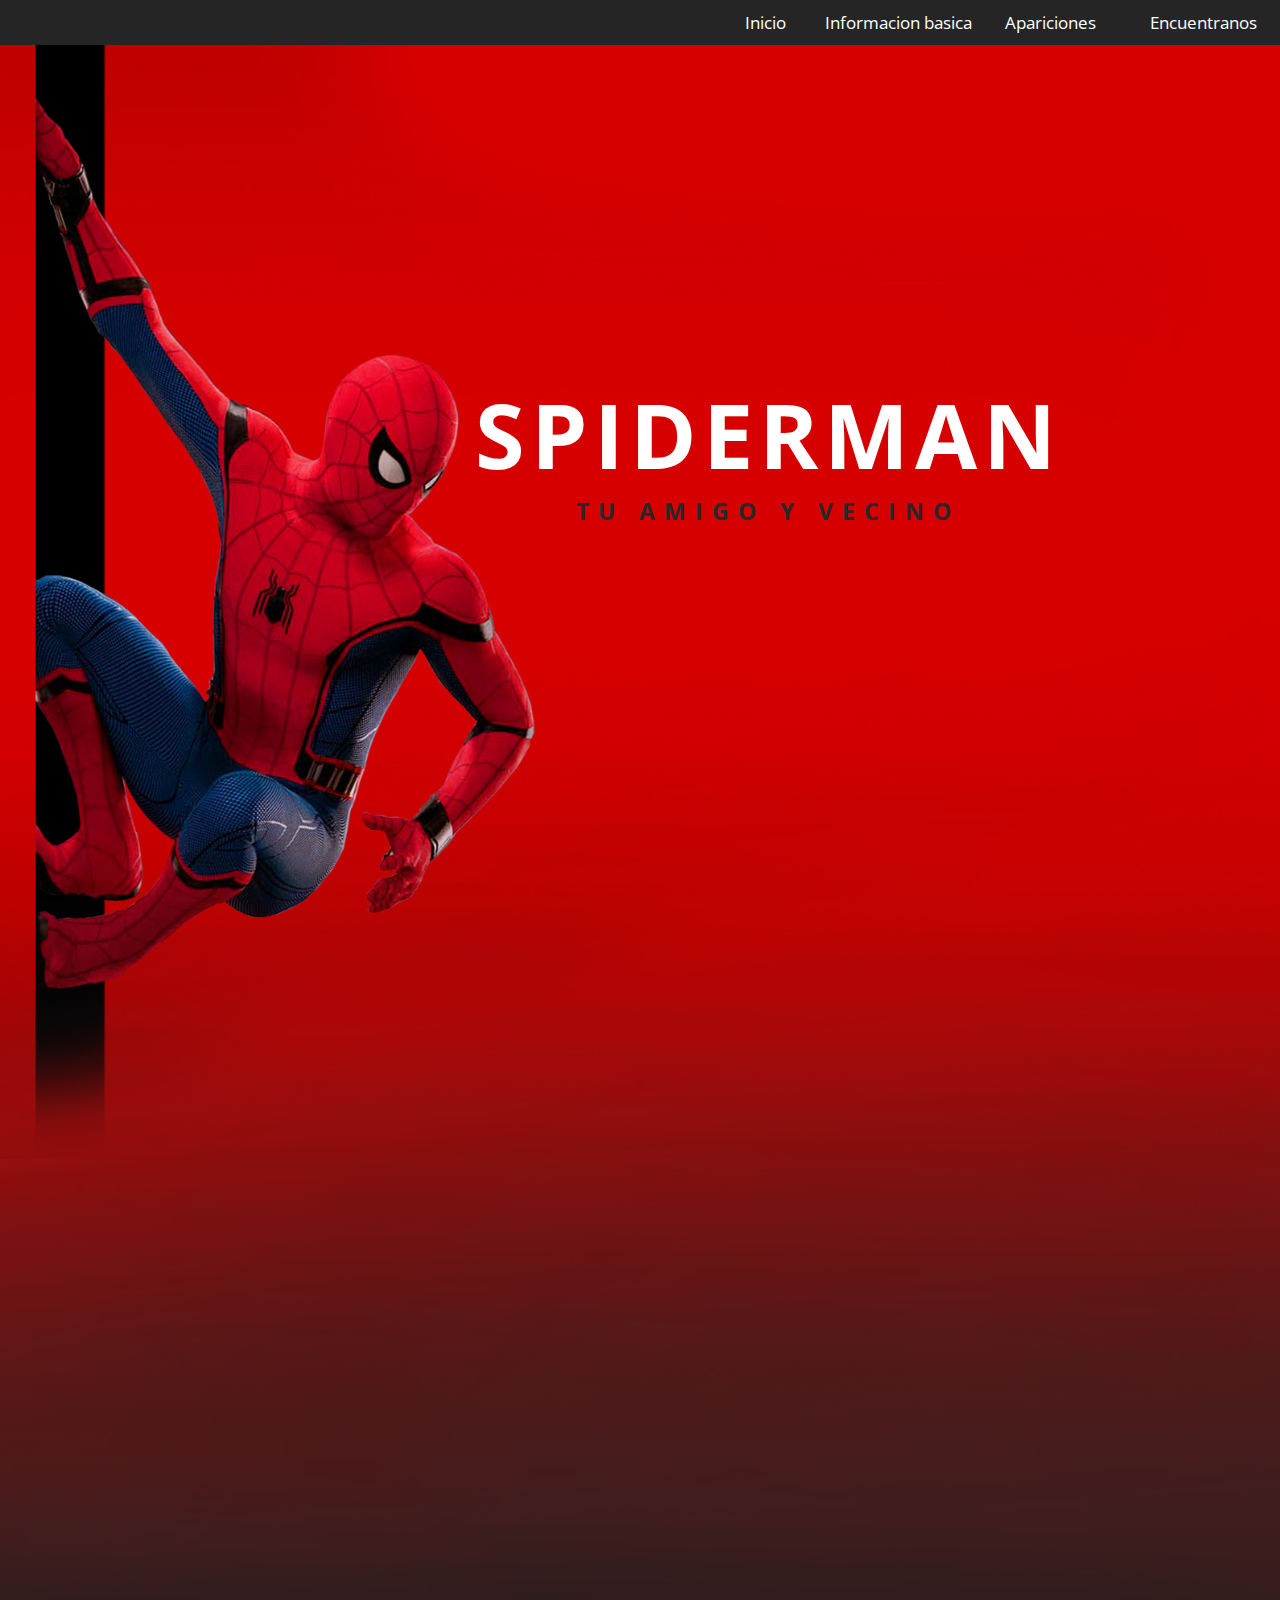
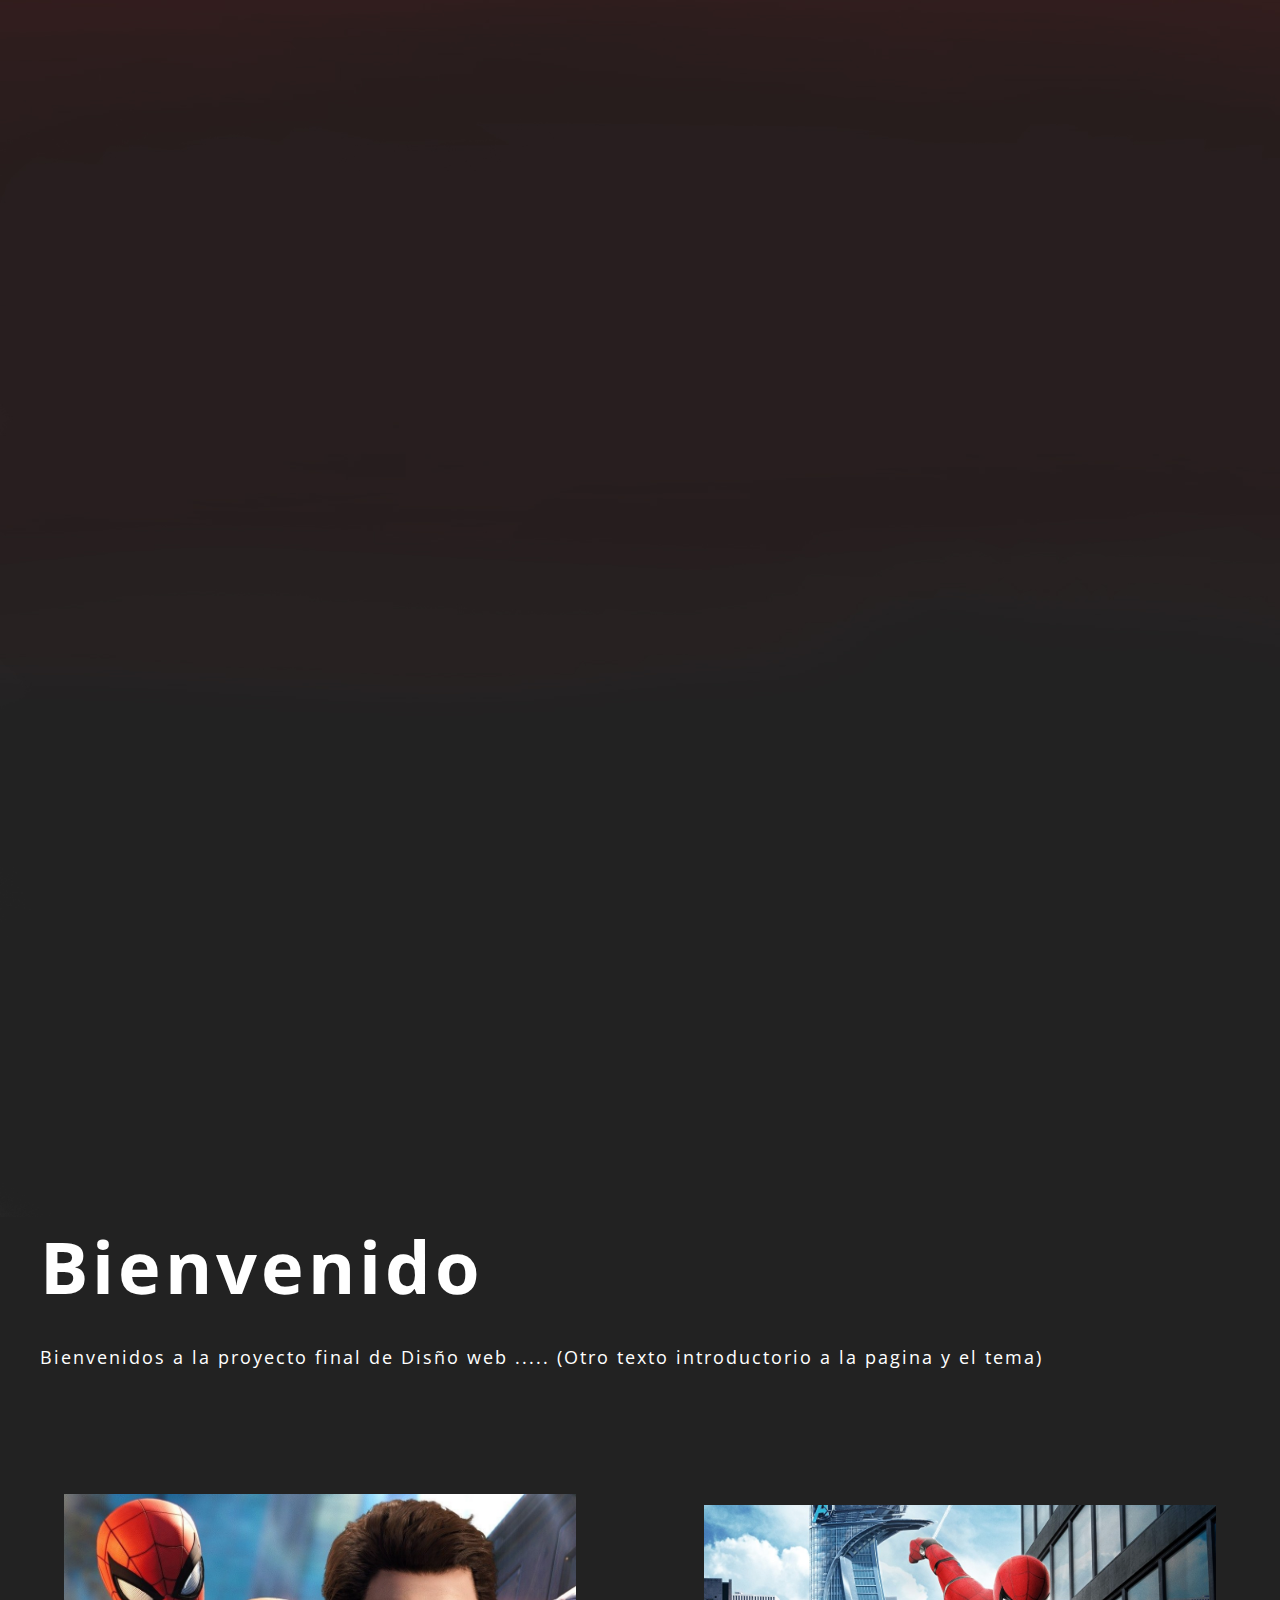
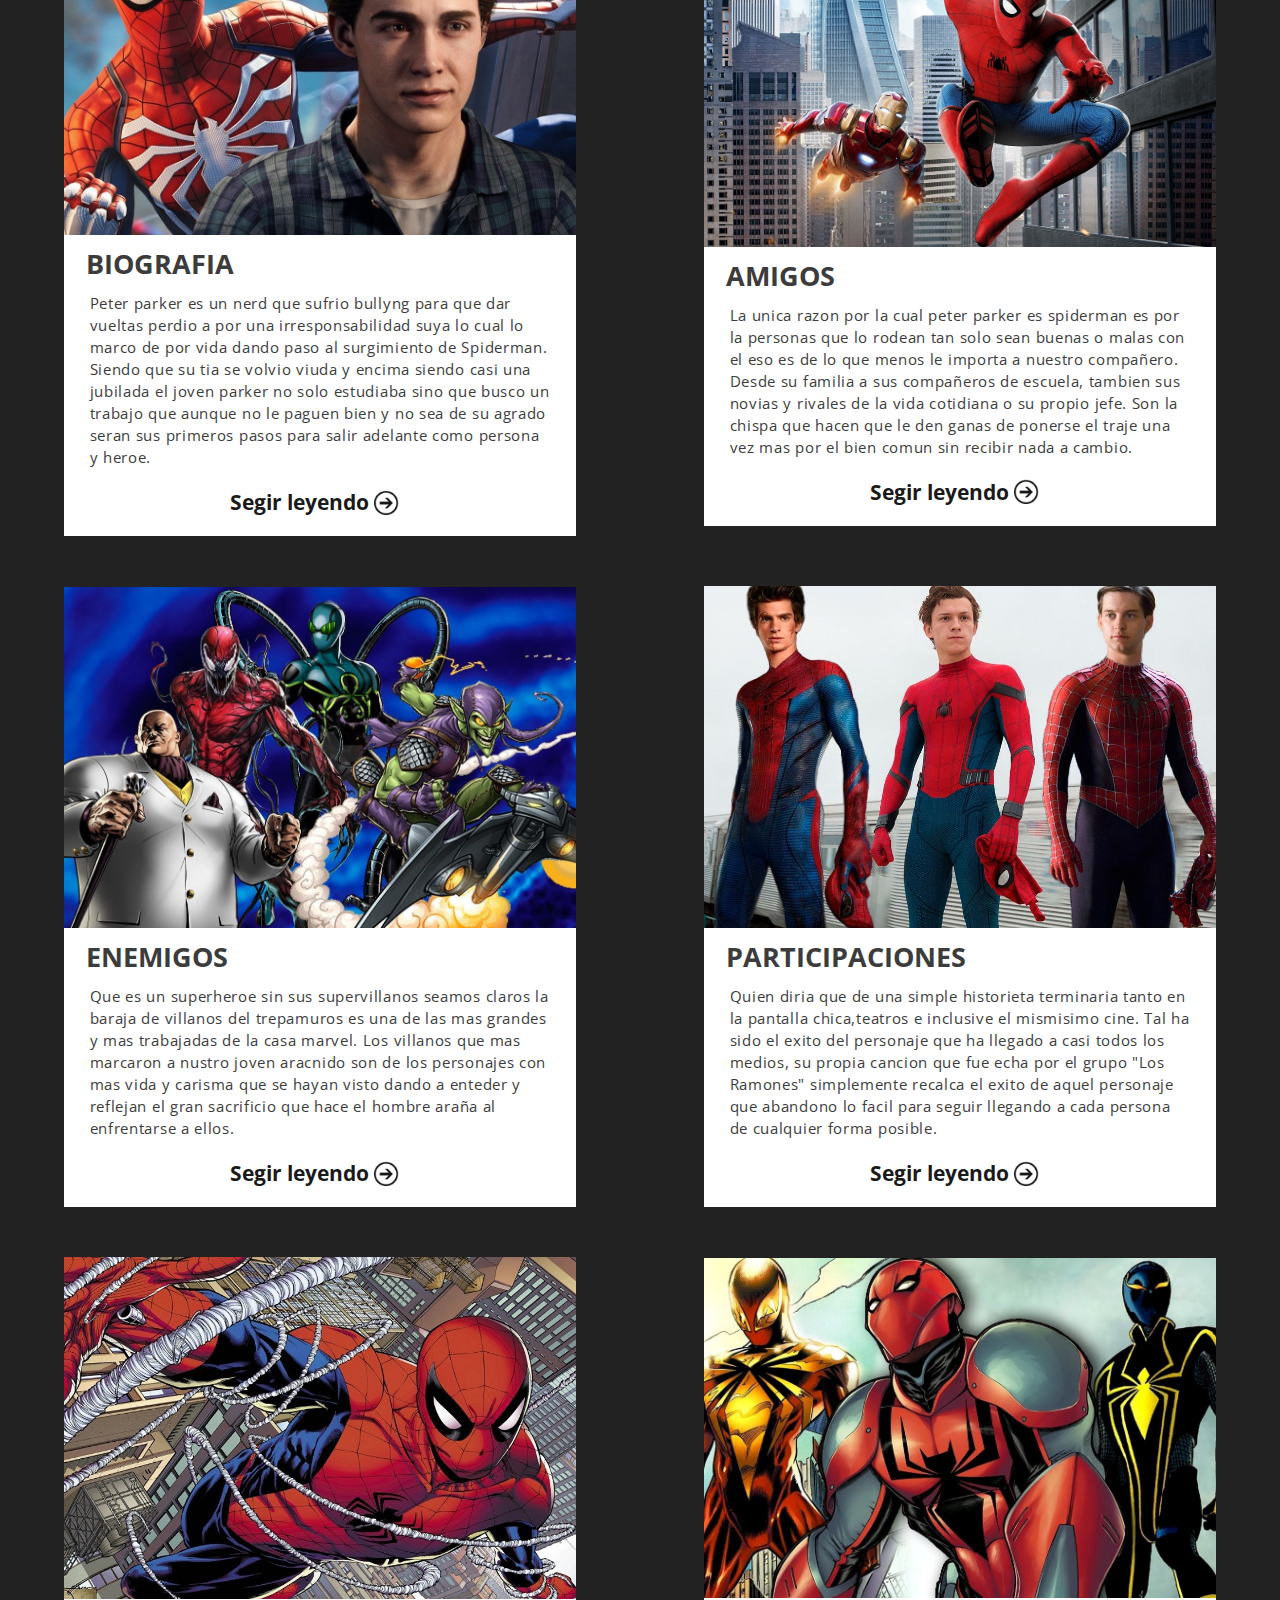
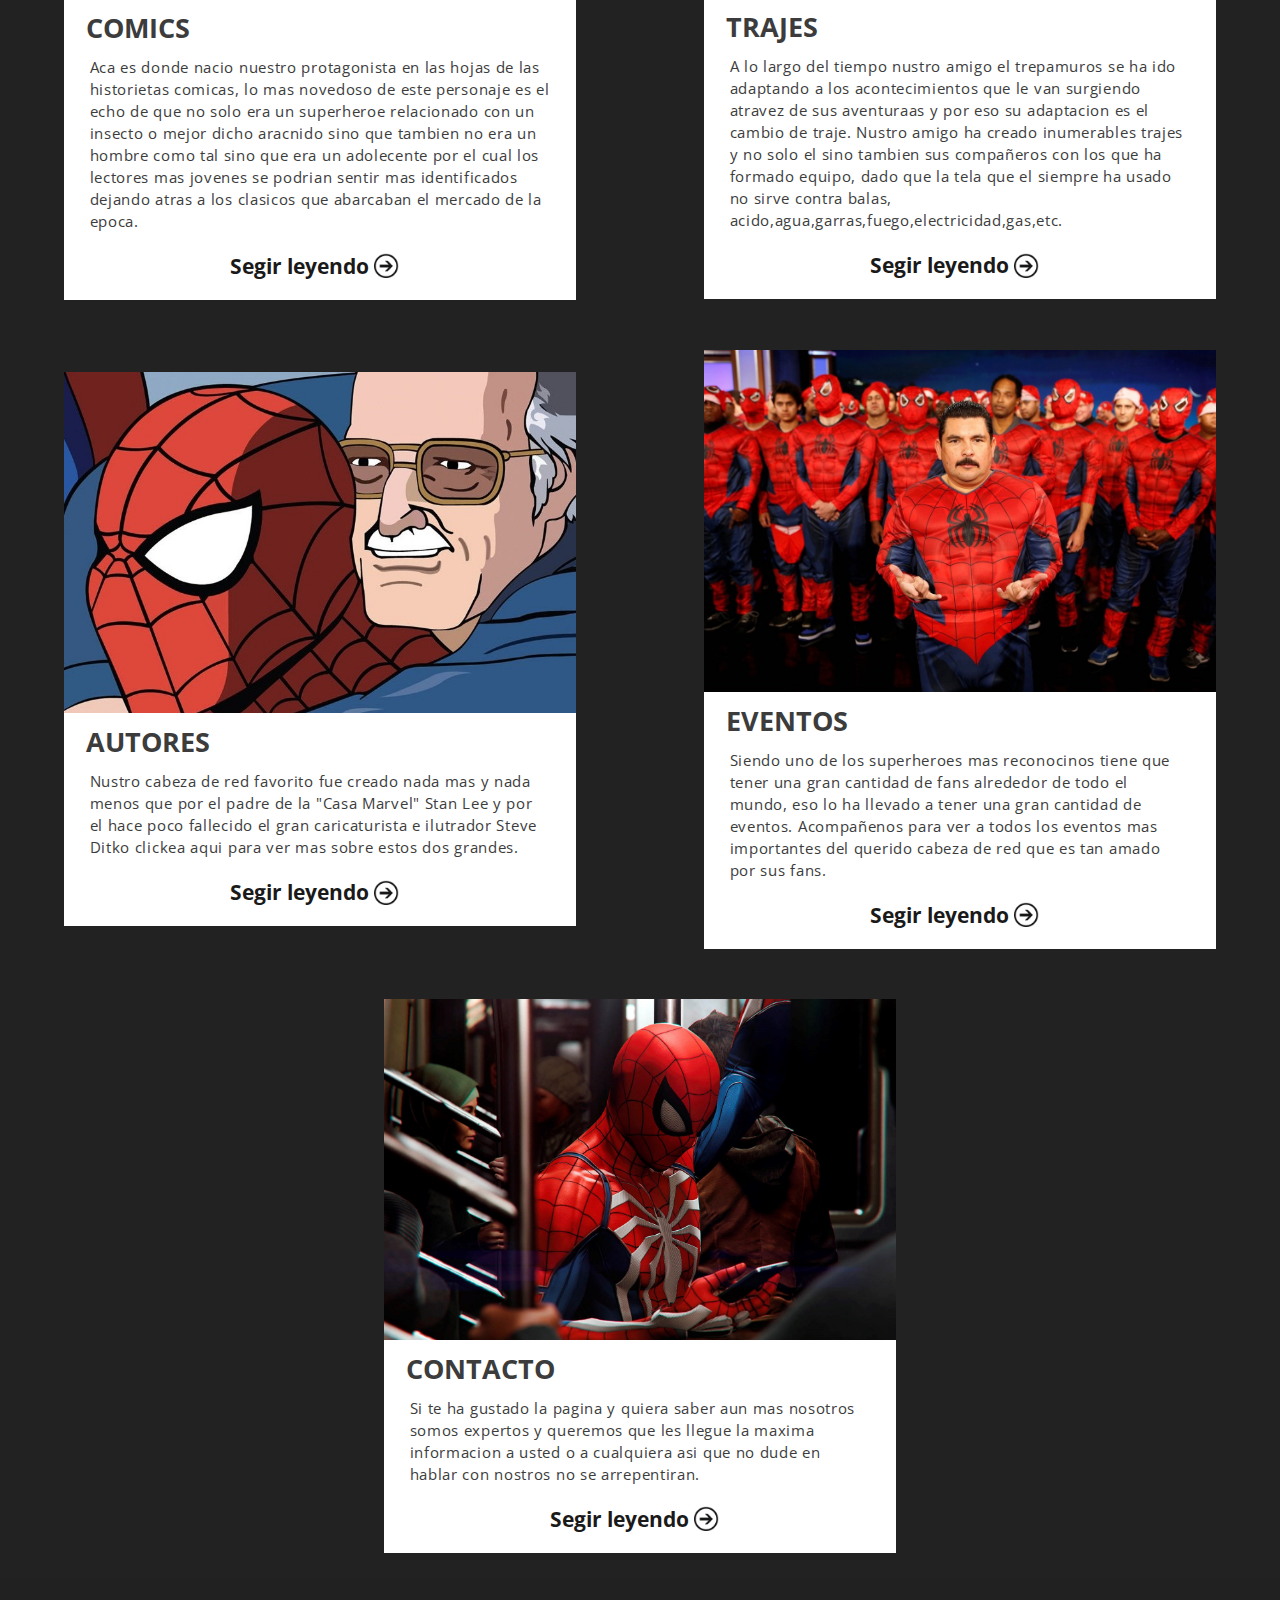
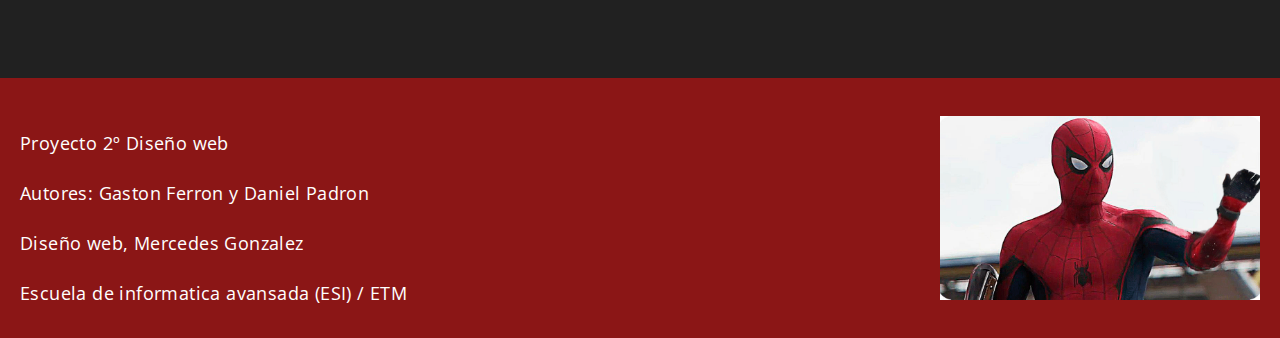
<file: index.html>
<html>
  <head>
    <meta name="Spiderman" content="Inicio Spiderman">
    <link rel="shorcut icon" type="image/x-icon" href="img/icono.ico">
    <title>Inicio</title>
    <link rel="stylesheet" href="estlos/menu.css">
    <link rel="stylesheet" href="estlos/footer.css">
    <link rel="stylesheet" href="estlos/estiloIndex.css">
    <link href="https://fonts.googleapis.com/css?family=Open+Sans" rel="stylesheet">
  </head>

  <body>

    <header>
        <hgroup>
          <h1>Spiderman</h1>
          <h2>Tu amigo y vecino</h2>
        </hgroup>
      <nav>
        <ul>
          <li class="initit"><a href="#">Inicio</a></li>
          <div class="hijos">
          <li class="info "><a href="">Informacion basica</a>
            <div>
              <ul>
                <li><a href="cuerpos/biografia.html">Biografia</a></li>
                <li><a href="cuerpos/amigos.html">Amigos</a></li>
                <li><a href="cuerpos/enemigos.html">Enemigos</a></li>
                <li><a href="cuerpos/autores.html">Autores</a></li>
                <li><a href="cuerpos/trajes.html">Trajes</a></li>
              </ul>
            </div>
          </li>
          </div>

          <div class="hijos">
          <li class="hijos apa"><a href="">Apariciones</a>
            <div>
              <ul>
                <li><a href="cuerpos/participacion.html">Peliculas y series</a></li>
                <li><a href="cuerpos/comics.html">Comic</a></li>
              </ul>
            </div>
          </div>

          <div class="hijos">
          <li class="hijos ene"><a href="">Encuentranos</a>
              <div>
                <ul>
                  <li><a href="cuerpos/eventos.html">Evento</a></li>
                  <li><a href="cuerpos/contacto.html">Contacto</a></li>
                </ul>
              </div>
          </li>
          </div>
        </ul>
      </nav>

    </header>

    <section class="main">

      <h3>Bienvenido</h3>
      <p>Bienvenidos a la proyecto final de Disño web .....
        (Otro texto introductorio a la pagina y el tema) </p>
      <div class="cuu">
      <section class="Biografia tema">
        <img src="img/biografia.jpg" alt="">
        <div class="contenido">
          <h4>Biografia</h4>
          <p>Peter parker es un nerd que sufrio bullyng para que dar vueltas
             perdio a por una irresponsabilidad suya lo cual lo marco de por
             vida dando paso al surgimiento de Spiderman.
             Siendo que su tia se volvio viuda y encima siendo casi una
             jubilada el joven parker no solo estudiaba sino que busco
             un trabajo que aunque no le paguen bien y no sea de su agrado
             seran sus primeros pasos para salir adelante como persona y heroe.</p>
          <a href="cuerpos/biografia.html">
              <div class="enlase">
                <p>Segir leyendo</p>
                <img src="img/sigiente.png" alt="">
              </div>
          </a>
        </div>
      </section>

      <section class="Amigos tema">
        <img src="img/amigos.jpg" alt="">
        <div class="contenido">
          <h4>Amigos</h4>
          <p>La unica razon por la cual peter parker es spiderman es por la
             personas que lo rodean tan solo sean buenas o malas con el eso
             es de lo que menos le importa a nuestro compañero.
             Desde su familia a sus compañeros de escuela, tambien sus
             novias y rivales de la vida cotidiana o su propio jefe.
             Son la chispa que hacen que le den ganas de ponerse el traje una
             vez mas por el bien comun sin recibir nada a cambio.</p>
          <a href="cuerpos/amigos.html">
              <div class="enlase">
                <p>Segir leyendo</p>
                <img src="img/sigiente.png" alt="">
              </div>
          </a>
        </div>
      </section>

      <section class="Enemigos tema">
        <img src="img/enemigos.jpg" alt="">
        <div class="contenido">
          <h4>Enemigos</h4>
          <p>Que es un superheroe sin sus supervillanos seamos claros la
             baraja de villanos del trepamuros es una de las mas grandes y
             mas trabajadas de la casa marvel.
             Los villanos que mas marcaron a nustro joven aracnido son
             de los personajes con mas vida y carisma que se hayan visto
             dando a enteder y reflejan el gran sacrificio que hace el
             hombre araña al enfrentarse a ellos.</p>
          <a href="cuerpos/enemigos.html">
              <div class="enlase">
                <p>Segir leyendo</p>
                <img src="img/sigiente.png" alt="">
              </div>
          </a>
        </div>
      </section>

      <section class="Participaciones tema">
        <img src="img/partisipaciones.jpg" alt="">
        <div class="contenido">
          <h4>Participaciones</h4>
          <p>Quien diria que de una simple historieta terminaria tanto en la
             pantalla chica,teatros e inclusive el mismisimo cine.
             Tal ha sido el exito del personaje que ha llegado a casi todos
             los medios, su propia cancion que fue echa por el grupo
             "Los Ramones" simplemente recalca el exito de aquel personaje que
             abandono lo facil para seguir llegando a cada persona de cualquier
             forma posible.</p>
          <a href="cuerpos/participacion.html">
              <div class="enlase">
                <p>Segir leyendo</p>
                <img src="img/sigiente.png" alt="">
              </div>
          </a>
        </div>
      </section>

      <section class="Comic tema">
        <img src="img/comic.jpg" alt="">
        <div class="contenido">
          <h4>Comics</h4>
          <p>Aca es donde nacio nuestro protagonista en las hojas de las
             historietas comicas, lo mas novedoso de este personaje es el
             echo de que no solo era un superheroe relacionado con un insecto
             o mejor dicho aracnido sino que tambien no era un hombre como
             tal sino que era un adolecente por el cual los lectores mas
             jovenes se podrian sentir mas identificados dejando atras a los
             clasicos que abarcaban el mercado de la epoca.</p>
          <a href="cuerpos/comics.html">
              <div class="enlase">
                <p>Segir leyendo</p>
                <img src="img/sigiente.png" alt="">
              </div>
          </a>
        </div>
      </section>

      <section class="Trajes tema">
        <img src="img/trajes.jpg" alt="">
        <div class="contenido">
          <h4>Trajes</h4>
          <p>A lo largo del tiempo nustro amigo el trepamuros se ha ido
             adaptando a los acontecimientos que le van surgiendo atravez de
             sus aventuraas y por eso su adaptacion es el cambio de traje.
             Nustro amigo ha creado inumerables trajes y no solo el sino
             tambien sus compañeros con los que ha formado equipo,
             dado que la tela que el siempre ha usado no sirve contra balas,
             acido,agua,garras,fuego,electricidad,gas,etc.</p>
          <a href="cuerpos/trajes.html">
              <div class="enlase">
                <p>Segir leyendo</p>
                <img src="img/sigiente.png" alt="">
              </div>
          </a>
        </div>
      </section>

      <section class="Autores tema">
        <img src="img/autores.jpg" alt="">
        <div class="contenido">
          <h4>Autores</h4>
          <p>Nustro cabeza de red favorito fue creado nada mas y nada menos
             que por el padre de la "Casa Marvel" Stan Lee y por el hace poco
             fallecido el gran caricaturista e ilutrador Steve Ditko
             clickea aqui para ver mas sobre estos dos grandes.</p>
          <a href="cuerpos/autores.html">
              <div class="enlase">
                <p>Segir leyendo</p>
                <img src="img/sigiente.png" alt="">
              </div>
          </a>
        </div>
      </section>


      <section class="Evento tema">
        <img src="img/eventos.jpg" alt="">
        <div class="contenido">
          <h4>Eventos</h4>
          <p>Siendo uno de los superheroes mas reconocinos tiene que tener
             una gran cantidad de fans alrededor de todo el mundo, eso lo
             ha llevado a tener una gran cantidad de eventos.
             Acompañenos para ver a todos los eventos mas importantes del
             querido cabeza de red que es tan amado por sus fans.</p>
          <a href="cuerpos/eventos.html">
              <div class="enlase">
                <p>Segir leyendo</p>
                <img src="img/sigiente.png" alt="">
              </div>
          </a>
        </div>
      </section>

      <section class="Contacto tema">
        <img src="img/contacto.jpg" alt="">
        <div class="contenido">
          <h4>Contacto</h4>
          <p>Si te ha gustado la pagina y quiera saber aun mas nosotros somos
             expertos y queremos que les llegue la maxima informacion a usted
             o a cualquiera asi que no dude en hablar con nostros no se
             arrepentiran.</p>
          <a href="cuerpos/contacto.html">
              <div class="enlase">
                <p>Segir leyendo</p>
                <img src="img/sigiente.png" alt="">
              </div>
          </a>
        </div>
      </section>
      </div>
    </section>

    <footer>
      <div>
        <p>
        Proyecto 2º Diseño web
        <br>
        Autores: Gaston Ferron y Daniel Padron
        <br>
        Diseño web, Mercedes Gonzalez
        <br>
        Escuela de informatica avansada  (ESI) / ETM
      </p>
      </div>
      <img src="img/saludos.gif" alt="">
  </footer>
</html>
</file>
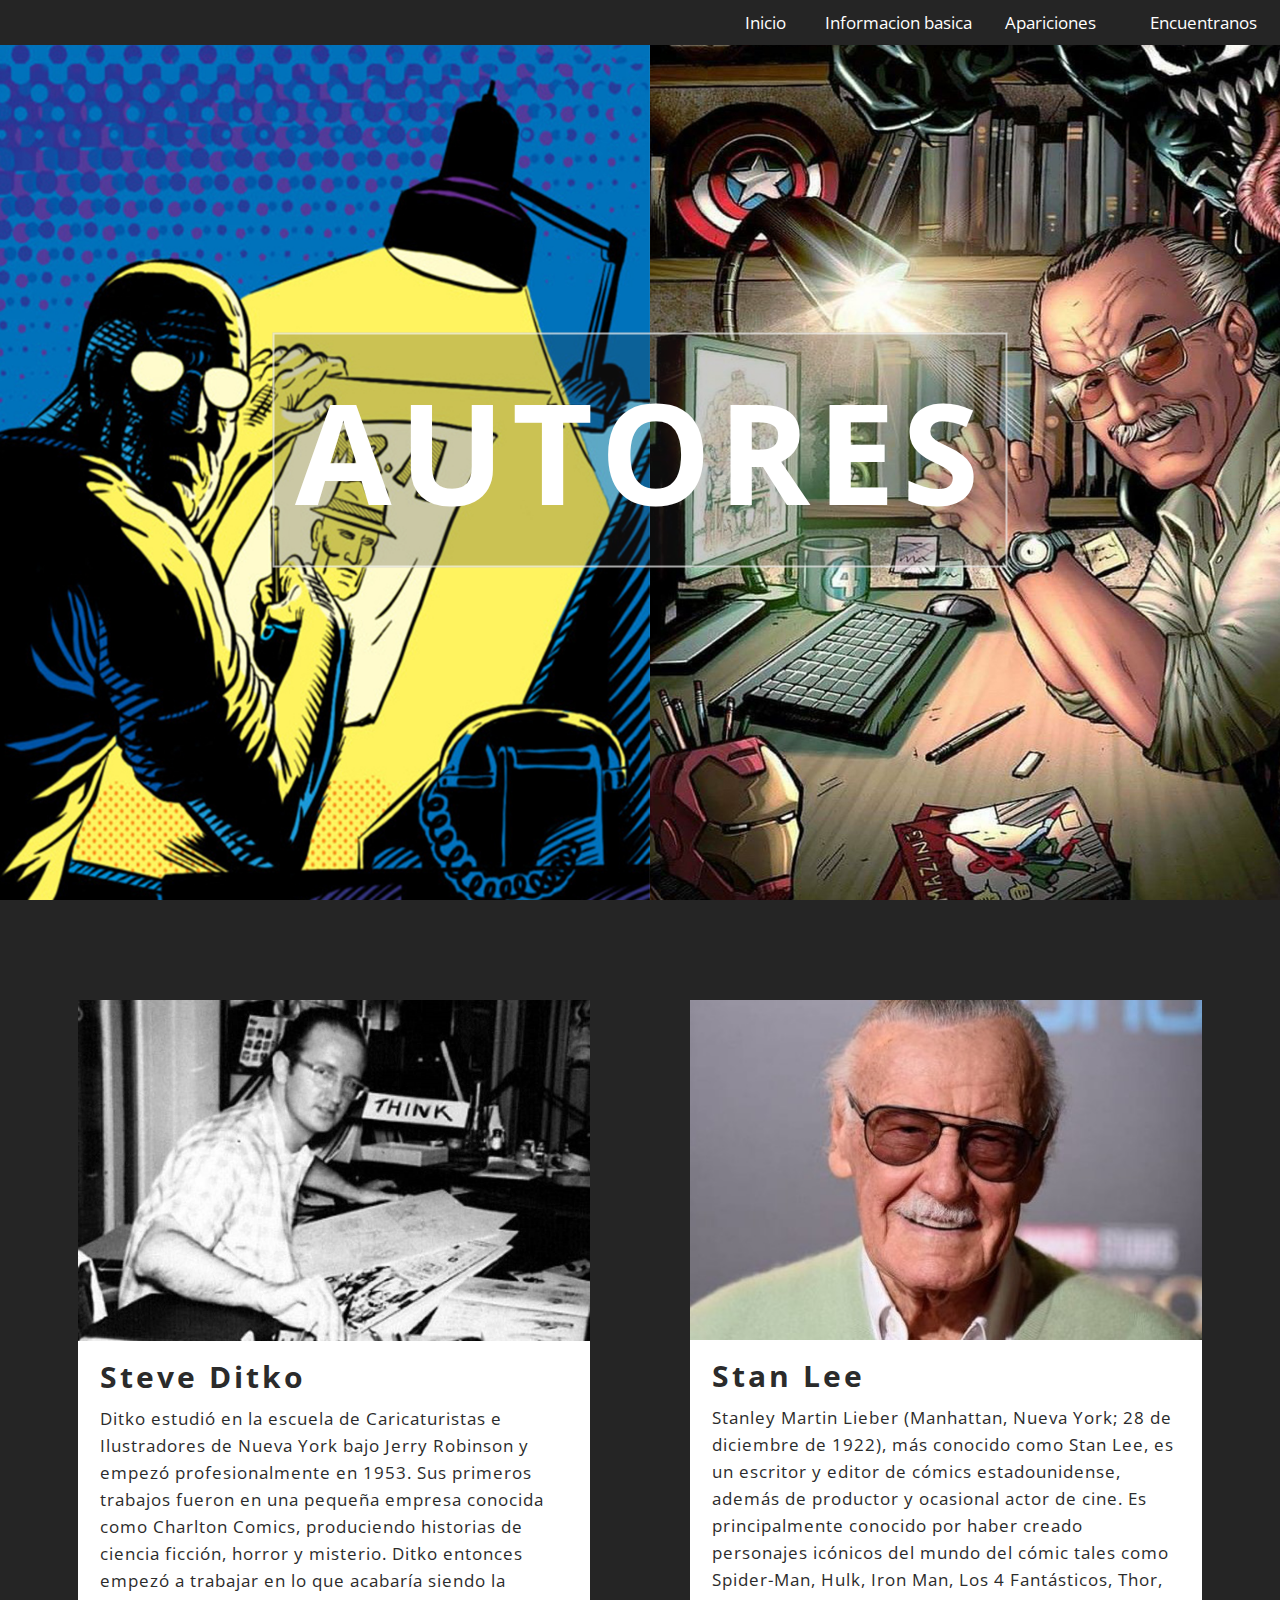
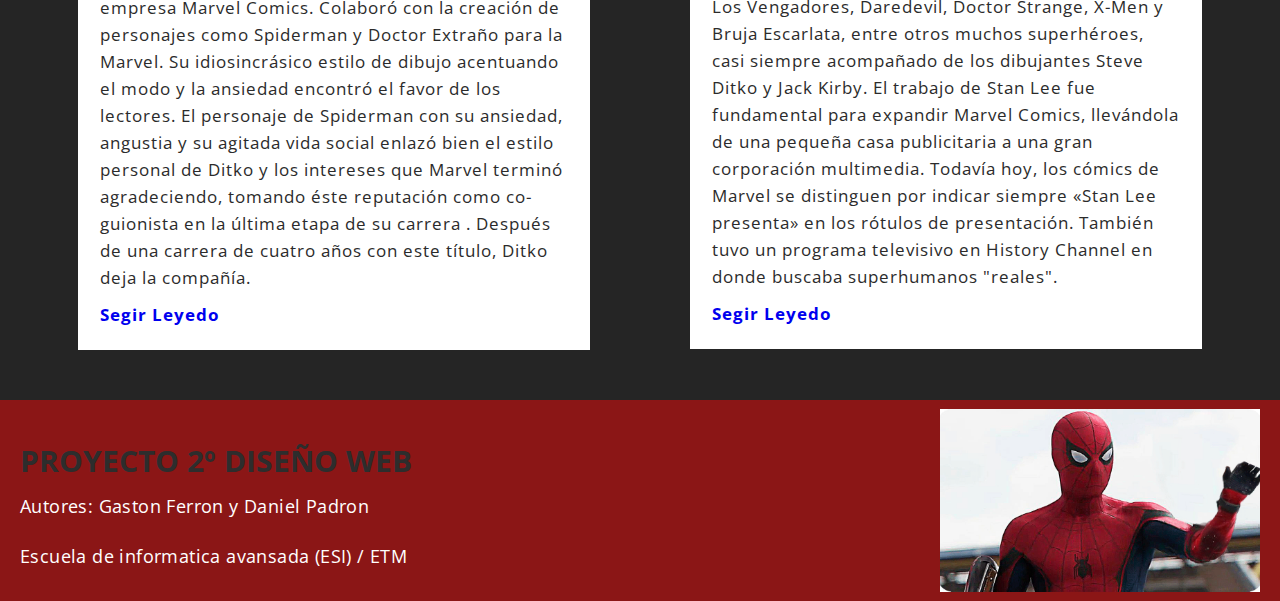
<file: cuerpos/autores.html>
<html>
  <head>
    <meta name="Spiderman" content="Autores Spiderman">
    <link rel="shorcut icon" type="image/x-icon" href="../img/icono.ico">
    <title>Autores</title>
    <link rel="stylesheet" href="../estlos/autores.css">
    <link rel="stylesheet" href="../estlos/menu.css">
    <link rel="stylesheet" href="../estlos/footer.css">
    <link href="https://fonts.googleapis.com/css?family=Open+Sans" rel="stylesheet">
  </head>

  <header>
    <hgroup>
      <h1>Autores</h1>
    </hgroup>

    <nav>
      <ul>
        <li class="initit"><a href="../index.html">Inicio</a></li>
        <div class="hijos">
        <li class="info "><a href="">Informacion basica</a>
          <div>
            <ul>
              <li><a href="../cuerpos/biografia.html">Biografia</a></li>
              <li><a href="../cuerpos/amigos.html">Amigos</a></li>
              <li><a href="../cuerpos/enemigos.html">Enemigos</a></li>
              <li><a href="#">Autores</a></li>
              <li><a href="../cuerpos/trajes.html">Trajes</a></li>
            </ul>
          </div>
        </li>
        </div>

        <div class="hijos">
        <li class="hijos apa"><a href="">Apariciones</a>
          <div>
            <ul>
              <li><a href="../cuerpos/participacion.html">Peliculas y series</a></li>
              <li><a href="../cuerpos/comics.html">Comic</a></li>
            </ul>
          </div>
        </div>

        <div class="hijos">
        <li class="hijos ene"><a href="">Encuentranos</a>
            <div>
              <ul>
                <li><a href="../cuerpos/eventos.html">Evento</a></li>
                <li><a href="../cuerpos/contacto.html">Contacto</a></li>
              </ul>
            </div>
        </li>
        </div>
      </ul>
    </nav>
  </header>

  <section class="main">
    <div class="Stan">
      <img src="../img/Steve Ditko.jpg" alt="">
      <div class="cont">
      <h4>Steve Ditko</h4>
        <p>
          Ditko estudió en la escuela de Caricaturistas e Ilustradores de Nueva York
          bajo Jerry Robinson y empezó profesionalmente en 1953. Sus primeros
          trabajos fueron en una pequeña empresa conocida como Charlton Comics,
          produciendo historias de ciencia ficción, horror y misterio. Ditko
          entonces empezó a trabajar en lo que acabaría siendo la empresa Marvel Comics.
          Colaboró con la creación de personajes como Spiderman y Doctor Extraño
          para la Marvel. Su idiosincrásico estilo de dibujo acentuando el modo y
          la ansiedad encontró el favor de los lectores. El personaje de Spiderman
          con su ansiedad, angustia y su agitada vida social enlazó bien el estilo
          personal de Ditko y los intereses que Marvel terminó agradeciendo,
          tomando éste reputación como co-guionista en la última etapa de su carrera
          . Después de una carrera de cuatro años con este título, Ditko deja la compañía. </p>
          <a href="https://es.wikipedia.org/wiki/Steve_Ditko">Segir Leyedo</a>
       </div>
    </div>

    <div class="Steve">
      <img src="../img/Stan Lee.jpg" alt="">
      <div class="cont">
        <h4>Stan Lee </h4>
        <p>
          Stanley Martin Lieber (Manhattan, Nueva York; 28 de diciembre de 1922),
          más conocido como Stan Lee, es un escritor y editor de cómics
          estadounidense, además de productor y ocasional actor de cine. Es
          principalmente conocido por haber creado personajes icónicos del mundo
          del cómic tales como Spider-Man, Hulk, Iron Man, Los 4 Fantásticos,
          Thor, Los Vengadores, Daredevil, Doctor Strange, X-Men y Bruja
          Escarlata, entre otros muchos superhéroes, casi siempre acompañado
          de los dibujantes Steve Ditko y Jack Kirby. El trabajo de Stan Lee fue
          fundamental para expandir Marvel Comics, llevándola de una pequeña
          casa publicitaria a una gran corporación multimedia. Todavía hoy, los
          cómics de Marvel se distinguen por indicar siempre «Stan Lee presenta»
          en los rótulos de presentación. También tuvo un programa televisivo
          en History Channel en donde buscaba superhumanos "reales".
        </p>
        <a href="https://es.wikipedia.org/wiki/Stan_Lee">Segir Leyedo</a>
      </div>
    </div>
  </section>

  <footer>
    <div>
      <span class="resaltar">Proyecto 2º Diseño web</span>
      <p>
      Autores: Gaston Ferron y Daniel Padron
      <br>
      Escuela de informatica avansada  (ESI) / ETM
    </p>
    </div>
    <img src="../img/saludos.gif" alt="">
  </footer>

  </body>

</html>
</file>
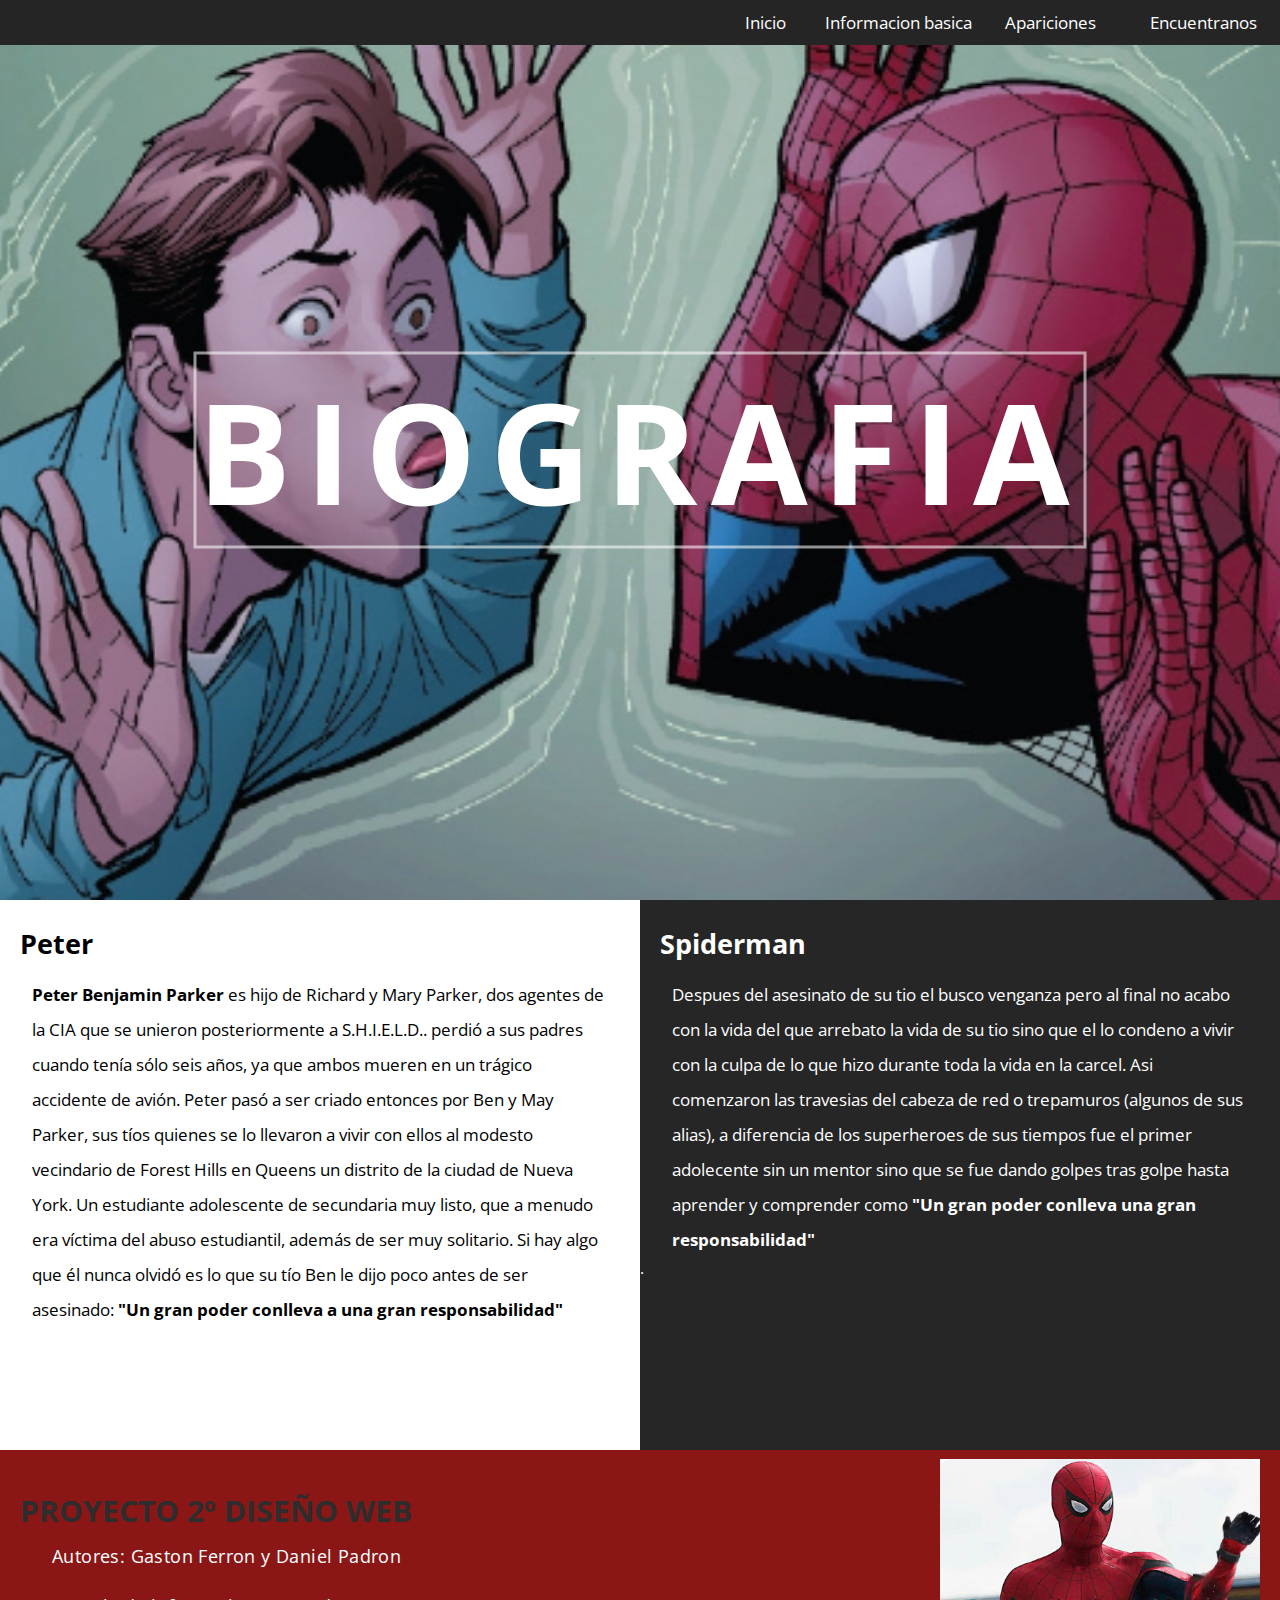
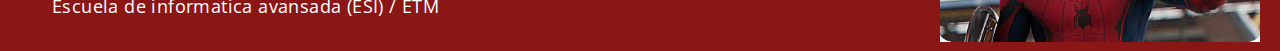
<file: cuerpos/biografia.html>
<html>
  <head>
    <meta name="Spiderman" content="Biografia Spiderman"> <!puse biografia>
    <link rel="shorcut icon" type="image/x-icon" href="../img/icono.ico"> <!los dos puntos delante de img>
    <title>Biografia</title>
    <link rel="stylesheet" href="../estlos/menu.css">
    <link rel="stylesheet" href="../estlos/footer.css">
    <link rel="stylesheet" href="../estlos/biografia.css">
    <link href="https://fonts.googleapis.com/css?family=Open+Sans" rel="stylesheet">
  </head>

  <body>

    <header>
      <hgroup>
        <h1>Biografia</h1>
      </hgroup>
    <nav>
      <ul>
        <li class="initit"><a href="../index.html">Inicio</a></li>
        <div class="hijos">
        <li class="info "><a href="">Informacion basica</a>
          <div>
            <ul>
              <li><a href="../cuerpos/biografia.html">Biografia</a></li>
              <li><a href="../cuerpos/amigos.html">Amigos</a></li>
              <li><a href="../cuerpos/enemigos.html">Enemigos</a></li>
              <li><a href="../cuerpos/autores.html">Autores</a></li>
              <li><a href="../cuerpos/trajes.html">Trajes</a></li>
            </ul>
          </div>
        </li>
        </div>

        <div class="hijos">
        <li class="hijos apa"><a href="">Apariciones</a>
          <div>
            <ul>
              <li><a href="../cuerpos/participacion.html">Peliculas y series</a></li>
              <li><a href="../cuerpos/comics.html">Comic</a></li>
            </ul>
          </div>
        </div>

        <div class="hijos">
        <li class="hijos ene"><a href="">Encuentranos</a>
            <div>
              <ul>
                <li><a href="../cuerpos/eventos.html">Evento</a></li>
                <li><a href="../cuerpos/contacto.html">Contacto</a></li>
              </ul>
            </div>
        </li>
        </div>
      </ul>
    </nav>
  </header>

  <section class="mein">
    <div class="Peter papafrita">
      <h3>Peter</h3>
      <p>
        <b>Peter Benjamin Parker </b>
        es hijo de Richard y Mary Parker, dos agentes de la CIA que se unieron posteriormente a S.H.I.E.L.D..
        perdió a sus padres cuando tenía sólo seis años, ya que ambos mueren en un trágico accidente de avión.
        Peter pasó a ser criado entonces por Ben y May Parker, sus tíos quienes se lo llevaron a vivir con ellos al
        modesto vecindario de Forest Hills en Queens un distrito de la ciudad de Nueva York.
        Un estudiante adolescente de secundaria muy listo,
        que a menudo era víctima del abuso estudiantil, además de ser muy solitario.
        Si hay algo que él nunca olvidó es lo que su tío Ben le dijo poco antes de ser asesinado:
       <b>"Un gran poder conlleva a una gran responsabilidad"</b>
     </p>
    </div>
    <div class="Spiderman papafrita">
      <h3>Spiderman</h3>
      <p>
      Despues del asesinato de su tio el busco venganza pero al final no acabo con la vida del que arrebato la
      vida de su tio sino que el lo condeno a vivir con la culpa de lo que hizo durante toda la vida en la carcel.
      Asi comenzaron las travesias del cabeza de red o trepamuros (algunos de sus alias), a diferencia de los
      superheroes de sus tiempos fue el primer adolecente sin un mentor sino que se fue dando golpes tras golpe hasta
      aprender y comprender como <b>"Un gran poder conlleva una gran responsabilidad"</b>
      </p>.
    </div>
  </section>
  <footer>
    <div>
      <span class="resaltar">Proyecto 2º Diseño web</span>
      <p>
      Autores: Gaston Ferron y Daniel Padron
      <br>
      Escuela de informatica avansada  (ESI) / ETM
    </p>
    </div>
    <img src="../img/saludos.gif" alt="">
  </footer>
  </html>
</file>
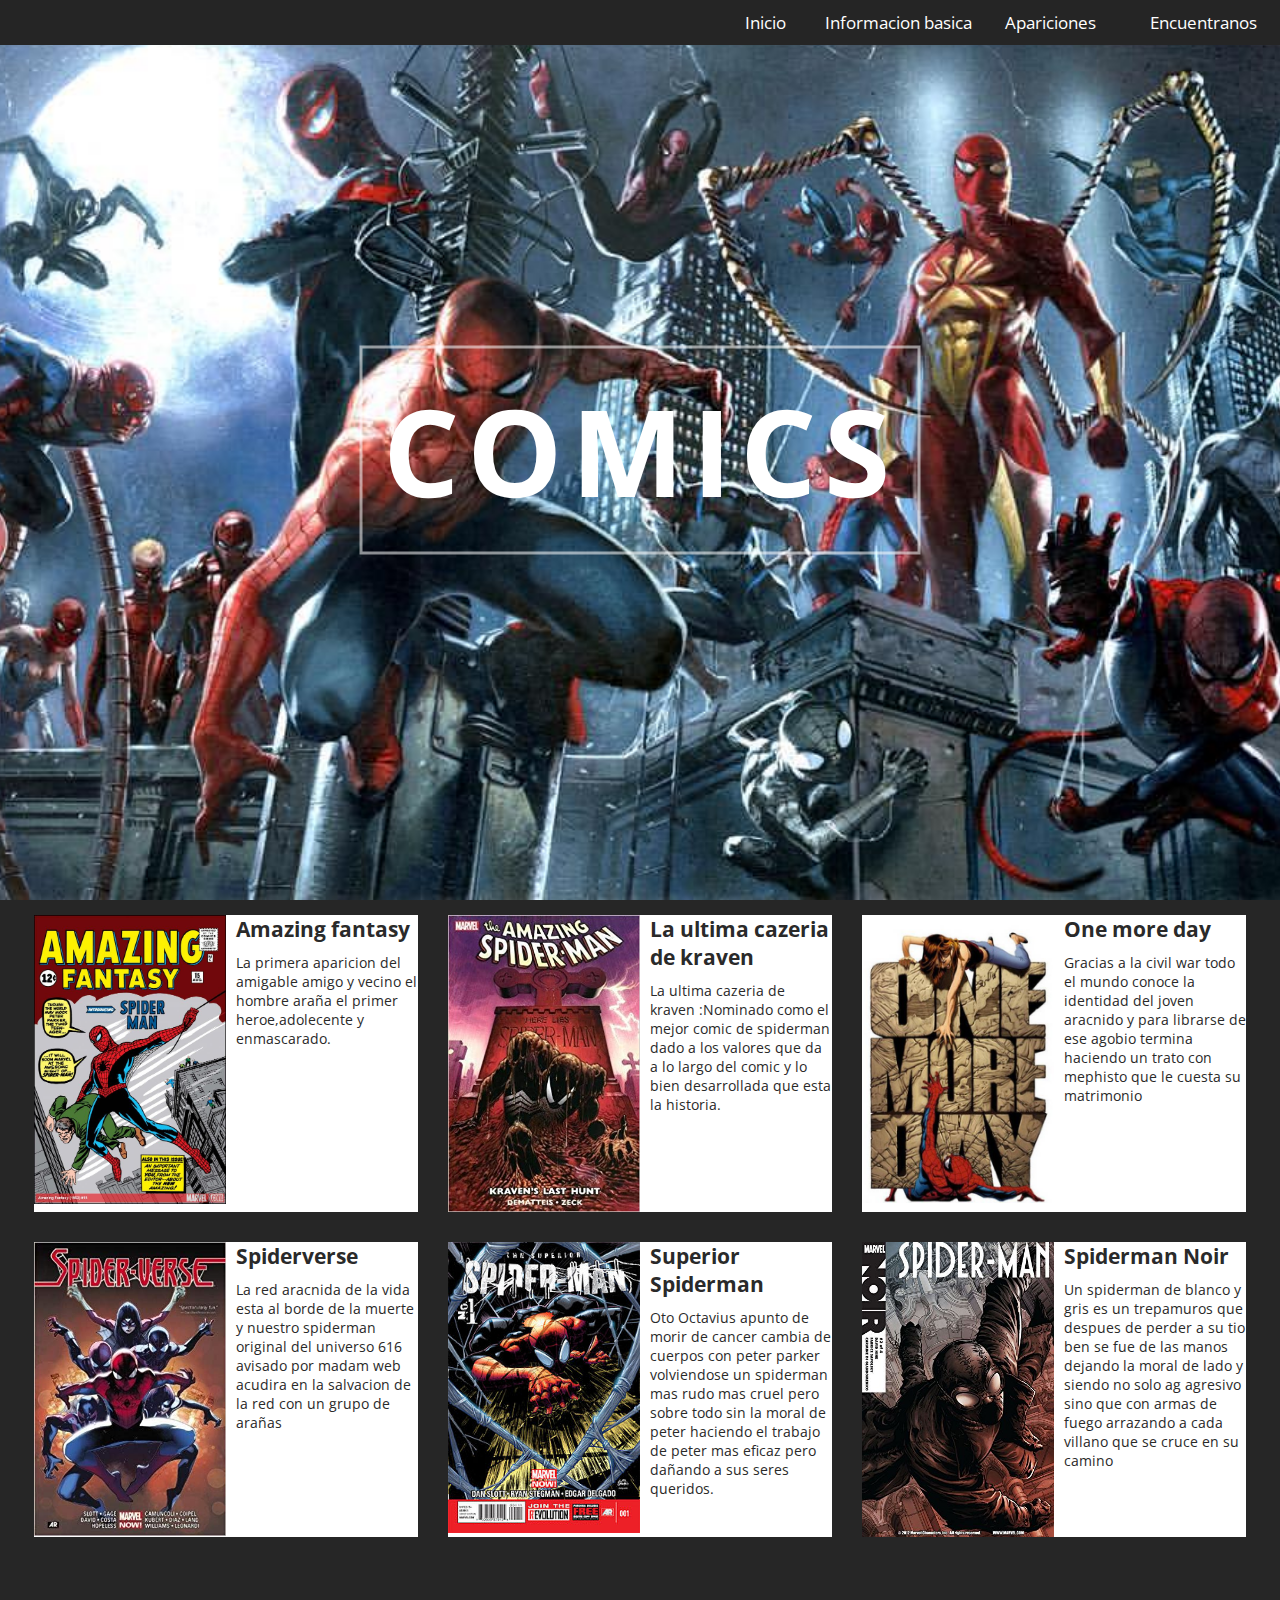
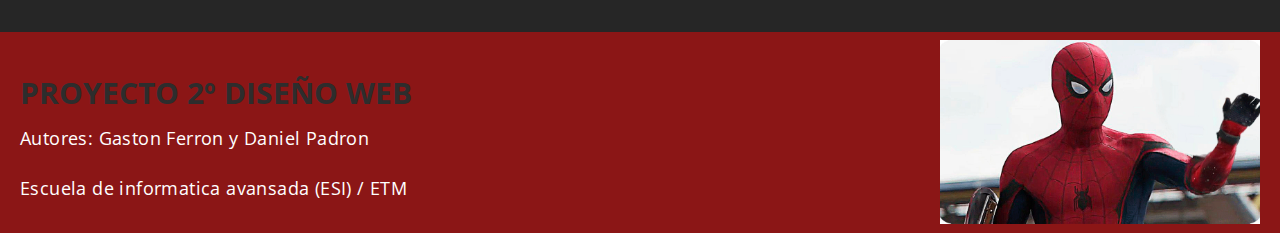
<file: cuerpos/comics.html>
<html>
  <head>
    <meta name="Spiderman" content="Amigos Spiderman">
    <link rel="shorcut icon" type="image/x-icon" href="../img/icono.ico">
    <title>Amigos</title>
    <link rel="stylesheet" href="../estlos/comics.css">
    <link rel="stylesheet" href="../estlos/menu.css">
    <link rel="stylesheet" href="../estlos/footer.css">
    <link href="https://fonts.googleapis.com/css?family=Open+Sans" rel="stylesheet">
  </head>

  <body>
    <header>
      <hgroup>
        <h1>comics</h1>
      </hgroup>

      <nav>
        <ul>
          <li class="initit"><a href="../index.html">Inicio</a></li>
          <div class="hijos">
          <li class="info "><a href="">Informacion basica</a>
            <div>
              <ul>
                <li><a href="../cuerpos/biografia.html">Biografia</a></li>
                <li><a href="../cuerpos/amigos.html">Amigos</a></li>
                <li><a href="../cuerpos/enemigos.html">Enemigos</a></li>
                <li><a href="../cuerpos/autores.html">Autores</a></li>
                <li><a href="../cuerpos/trajes.html">Trajes</a></li>
              </ul>
            </div>
          </li>
          </div>

          <div class="hijos">
          <li class="hijos apa"><a href="">Apariciones</a>
            <div>
              <ul>
                <li><a href="../cuerpos/participacion.html">Peliculas y series</a></li>
                <li><a href="#">Comic</a></li>
              </ul>
            </div>
          </div>

          <div class="hijos">
          <li class="hijos ene"><a href="">Encuentranos</a>
              <div>
                <ul>
                  <li><a href="../cuerpos/eventos.html">Evento</a></li>
                  <li><a href="../cuerpos/contacto.html">Contacto</a></li>
                </ul>
              </div>
          </li>
          </div>
        </ul>
      </nav>
    </header>

    <section class="main">
      <div>
        <img src="../img/comic1.jpg" alt="">
        <div>
          <h4>Amazing fantasy</h4>
          <p>La primera aparicion del amigable amigo y vecino el hombre araña
            el primer heroe,adolecente y enmascarado. </p>
        </div>
      </div>

      <div>
        <img src="../img/comic2.jpg" alt="">
        <div>
          <h4>La ultima cazeria de kraven</h4>
          <p>La ultima cazeria de kraven
          :Nominado como el mejor comic de spiderman dado a los valores que da a
          lo largo del comic y lo bien desarrollada que esta la historia.</p>
        </div>
      </div>

      <div>
        <img src="../img/comic3.jpg" alt="">
        <div>
          <h4>One more day</h4>
          <p>Gracias a la civil war todo el mundo conoce la identidad del joven
             aracnido y para librarse de ese agobio termina haciendo un trato
             con mephisto que le cuesta su matrimonio</p>
        </div>
      </div>

      <div>
        <img src="../img/comic4.jpg" alt="">
        <div>
          <h4>Spiderverse</h4>
          <p>La red aracnida de la vida esta al borde de la muerte y nuestro
            spiderman original del universo 616 avisado por madam web acudira
            en la salvacion de la red con un grupo de arañas</p>
        </div>
      </div>

      <div>
        <img src="../img/comic5.jpg" alt="">
        <div>
          <h4>Superior Spiderman</h4>
          <p>Oto Octavius apunto de morir de cancer cambia de cuerpos con peter
             parker volviendose un spiderman mas rudo mas cruel pero sobre todo
             sin la moral de peter haciendo el trabajo de peter mas eficaz pero
              dañando a sus seres queridos.</p>
        </div>
      </div>

      <div>
        <img src="../img/comic6.jpg" alt="">
        <div>
          <h4>Spiderman Noir</h4>
          <p>Un spiderman de blanco y gris es un trepamuros que despues de perder
             a su tio ben se fue de las manos dejando la moral de lado y siendo no solo ag
agresivo sino que con armas de fuego arrazando a cada villano que se cruce en su camino</p>
        </div>
      </div>
    </section>

    <footer>
      <div>
        <span class="resaltar">Proyecto 2º Diseño web</span>
        <p>
        Autores: Gaston Ferron y Daniel Padron
        <br>
        Escuela de informatica avansada  (ESI) / ETM
      </p>
      </div>
      <img src="../img/saludos.gif" alt="">
    </footer>

  </body>

</html>
</file>
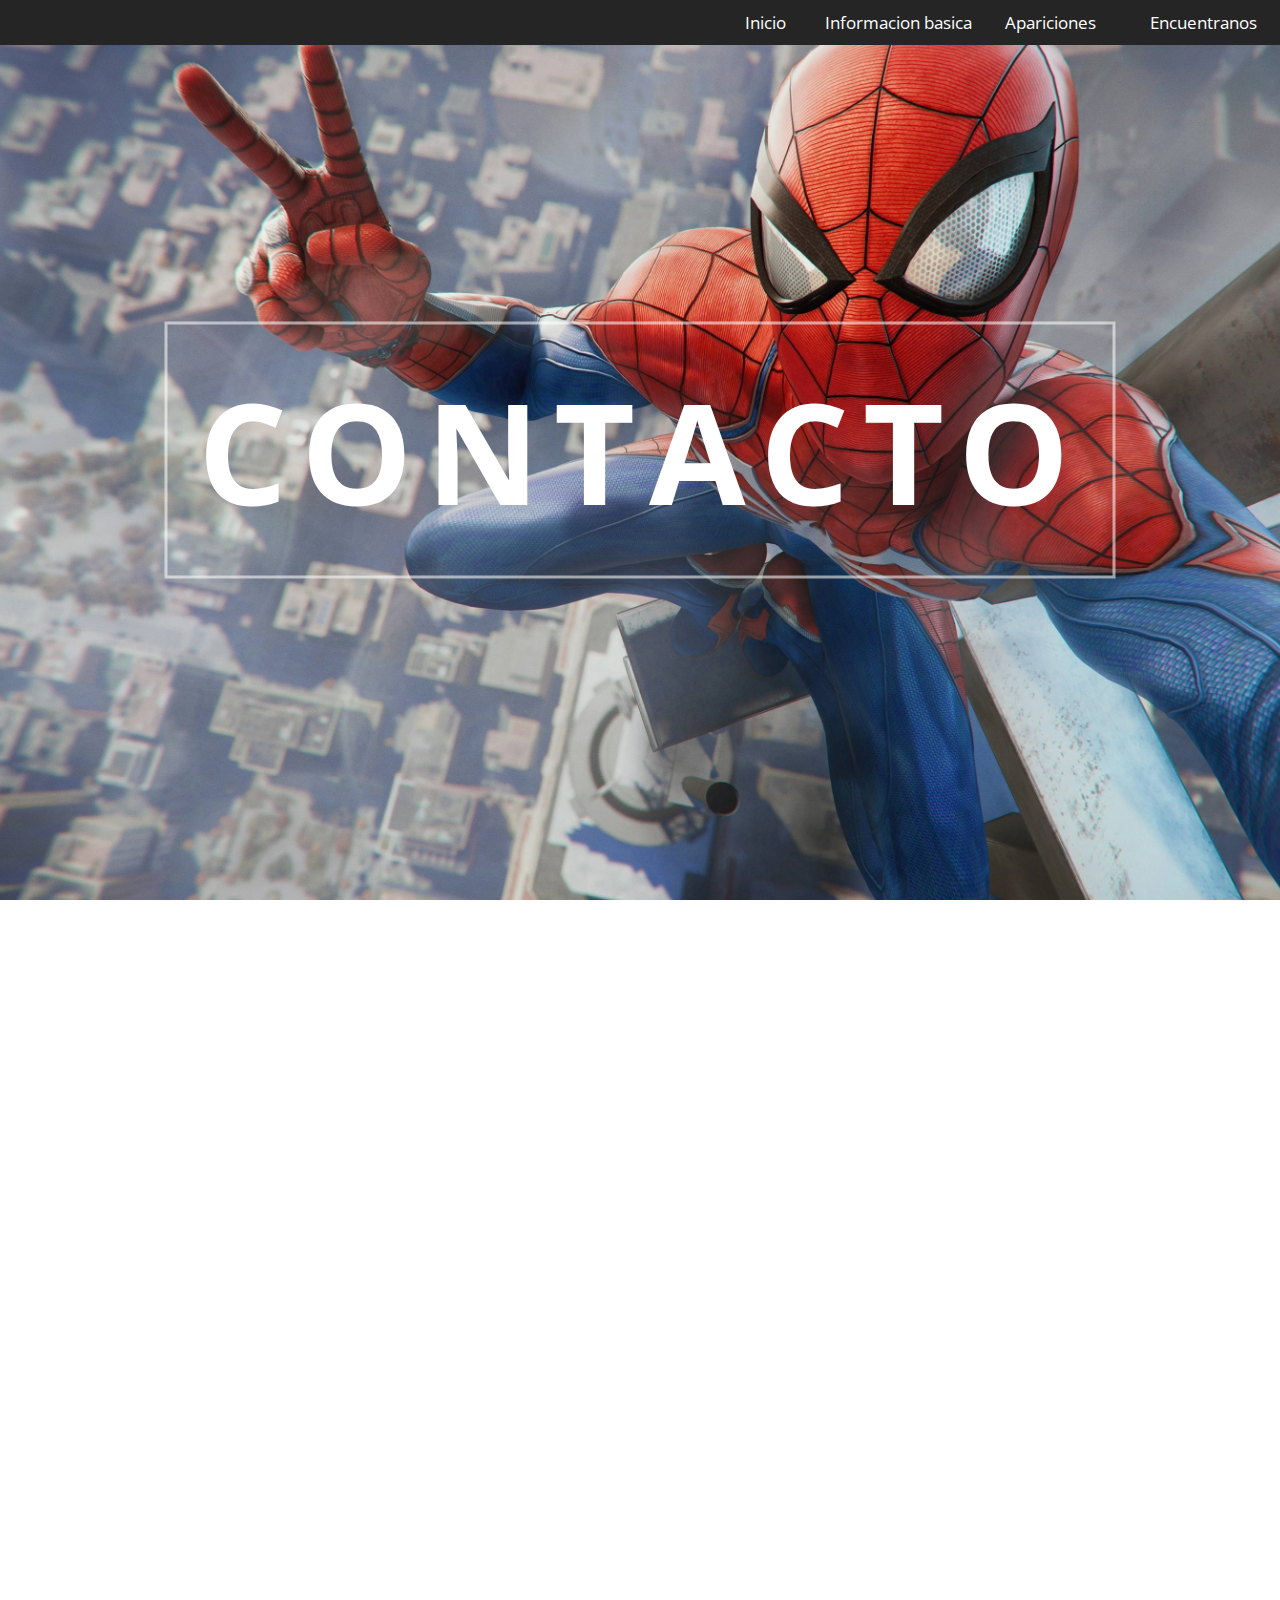
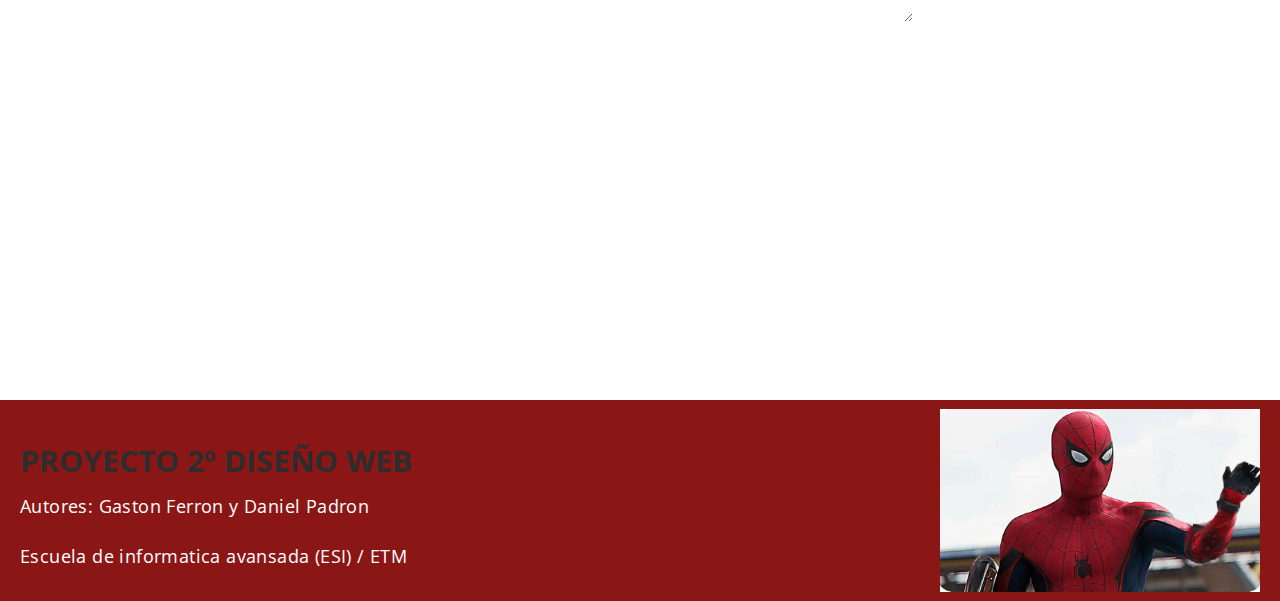
<file: cuerpos/contacto.html>
<html>
  <head>
    <meta name="Spiderman" content="Contacto Spiderman">
    <link rel="shorcut icon" type="image/x-icon" href="../img/icono.ico">
    <title>Contacto</title>
    <link rel="stylesheet" href="../estlos/contacto.css">
    <link rel="stylesheet" href="../estlos/menu.css">
    <link rel="stylesheet" href="../estlos/footer.css">
    <link href="https://fonts.googleapis.com/css?family=Open+Sans" rel="stylesheet">
  </head>

  <body>
    <header>
      <hgroup>
        <h1>Contacto</h1>
      </hgroup>

      <nav>
        <ul>
          <li class="initit"><a href="../index.html">Inicio</a></li>
          <div class="hijos">
          <li class="info "><a href="">Informacion basica</a>
            <div>
              <ul>
                <li><a href="../cuerpos/biografia.html">Biografia</a></li>
                <li><a href="../cuerpos/amigos.html">Amigos</a></li>
                <li><a href="../cuerpos/enemigos.html">Enemigos</a></li>
                <li><a href="../cuerpos/autores.html">Autores</a></li>
                <li><a href="../cuerpos/trajes.html">Trajes</a></li>
              </ul>
            </div>
          </li>
          </div>

          <div class="hijos">
          <li class="hijos apa"><a href="">Apariciones</a>
            <div>
              <ul>
                <li><a href="../cuerpos/participacion.html">Peliculas y series</a></li>
                <li><a href="../cuerpos/comics.html">Comic</a></li>
              </ul>
            </div>
          </div>

          <div class="hijos">
          <li class="hijos ene"><a href="">Encuentranos</a>
              <div>
                <ul>
                  <li><a href="../cuerpos/eventos.html">Evento</a></li>
                  <li><a href="#">Contacto</a></li>
                </ul>
              </div>
          </li>
          </div>
        </ul>
      </nav>
    </header>

    <section class="main">
      <h3>Complete el formulario:</h3>
      <form action="mailto:Daniel2242014@gmail.com">
        <input type="text" required placeholder="Nombre">
        <input type="text" required placeholder="Apellido">
        <input  type="email" required placeholder="Correo">
        <textarea placeholder="Mensaje" required></textarea>
        <input type="submit" value="Enviar">
      </form>

    </section>

    <footer>
      <div>
        <span class="resaltar">Proyecto 2º Diseño web</span>
        <p>
        Autores: Gaston Ferron y Daniel Padron
        <br>
        Escuela de informatica avansada  (ESI) / ETM
      </p>
      </div>
      <img src="../img/saludos.gif" alt="">
    </footer>
  </body>


</html>
</file>
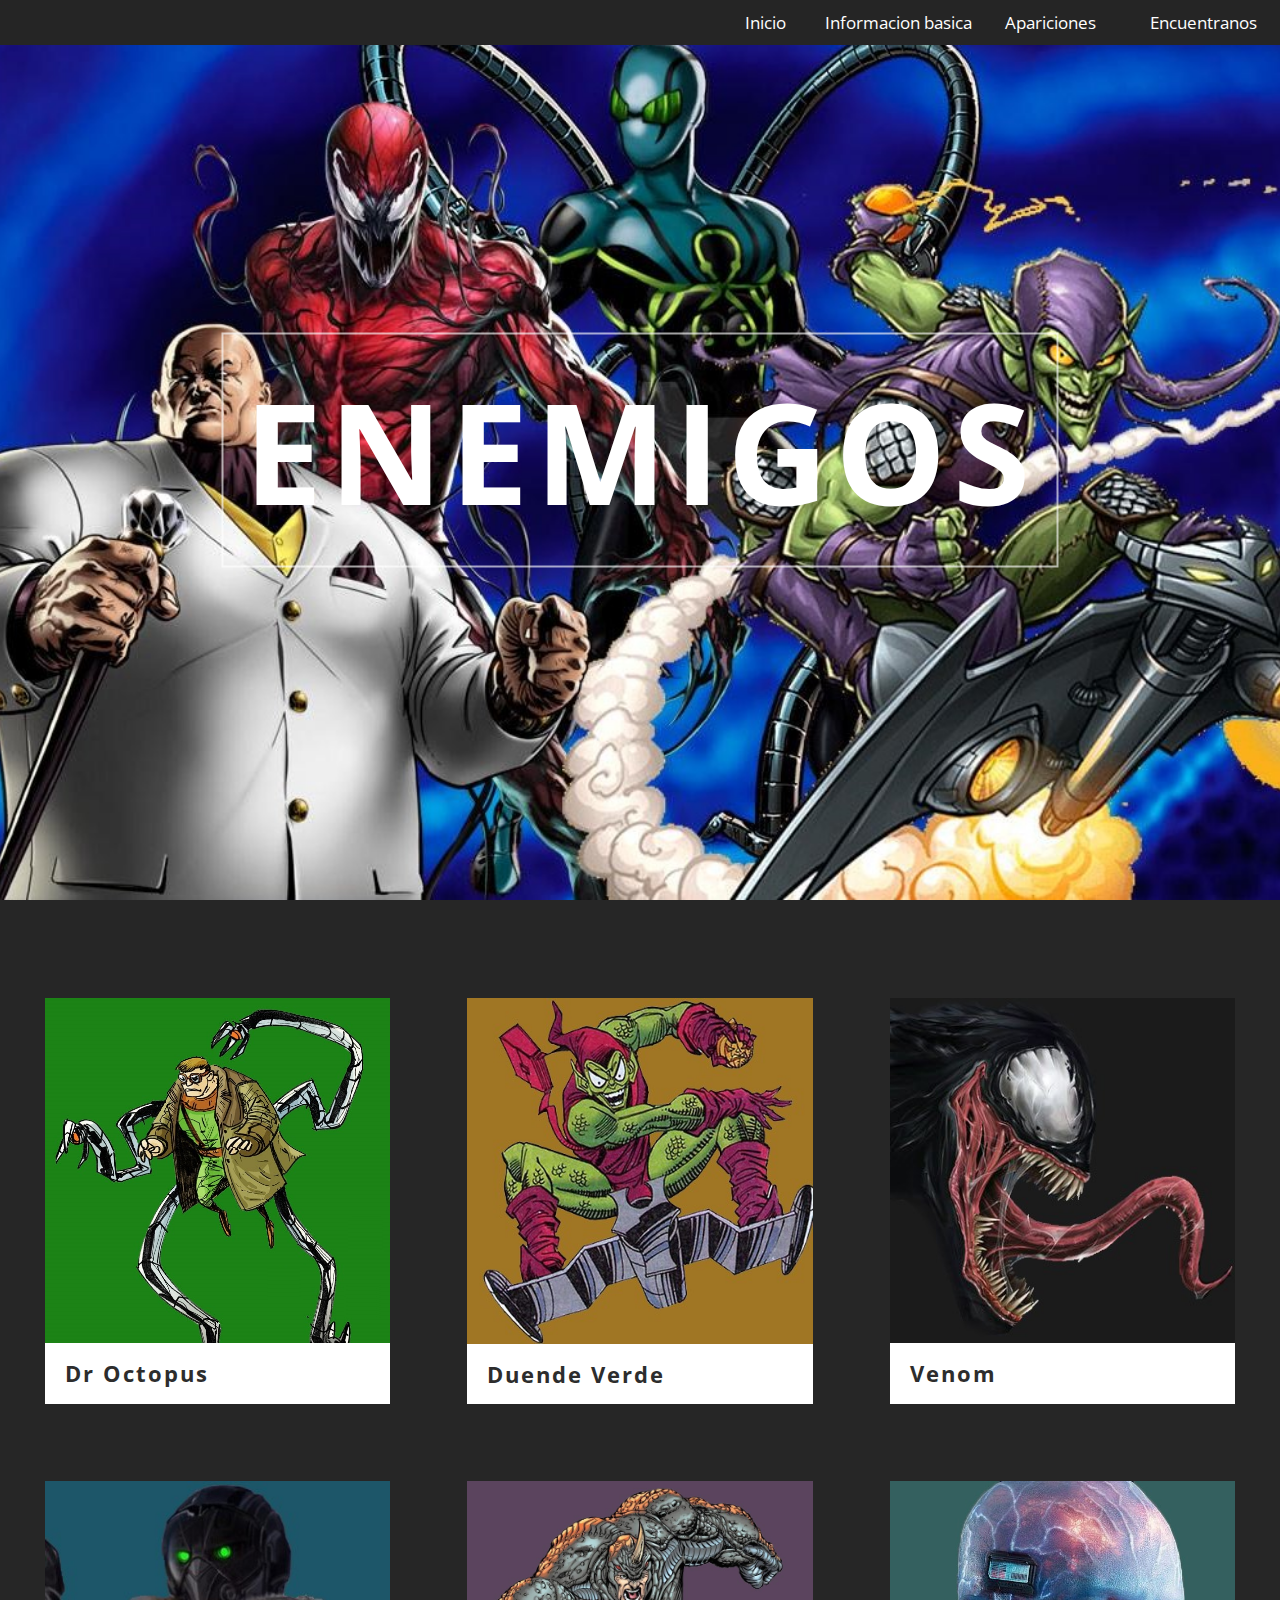
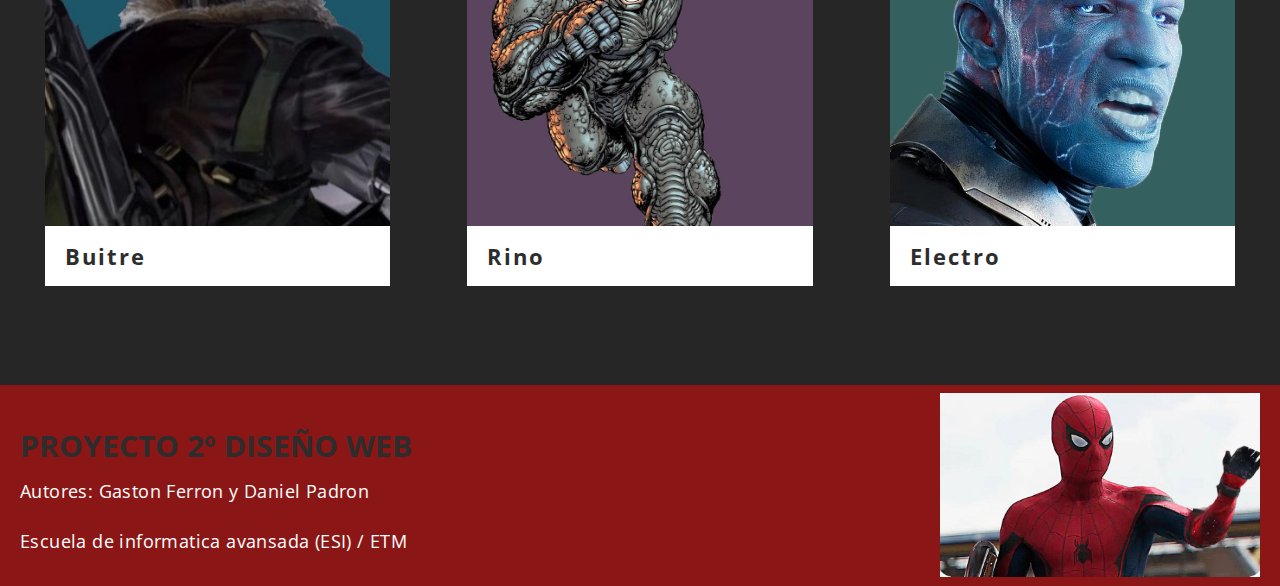
<file: cuerpos/enemigos.html>
<html>
  <head>
    <meta name="Spiderman" content="Autores Spiderman">
    <link rel="shorcut icon" type="image/x-icon" href="../img/icono.ico">
    <title>Autores</title>
    <link rel="stylesheet" href="../estlos/enemigos.css">
    <link rel="stylesheet" href="../estlos/menu.css">
    <link rel="stylesheet" href="../estlos/footer.css">
    <link href="https://fonts.googleapis.com/css?family=Open+Sans" rel="stylesheet">
  </head>

  <body>
    <header>
      <hgroup>
        <h1>Enemigos</h1>
      </hgroup>

      <nav>
        <ul>
          <li class="initit"><a href="../index.html">Inicio</a></li>
          <div class="hijos">
          <li class="info "><a href="">Informacion basica</a>
            <div>
              <ul>
                <li><a href="../cuerpos/biografia.html">Biografia</a></li>
                <li><a href="../cuerpos/amigos.html">Amigos</a></li>
                <li><a href="#">Enemigos</a></li>
                <li><a href="../cuerpos/autores.html">Autores</a></li>
                <li><a href="../cuerpos/trajes.html">Trajes</a></li>
              </ul>
            </div>
          </li>
          </div>

          <div class="hijos">
          <li class="hijos apa"><a href="">Apariciones</a>
            <div>
              <ul>
                <li><a href="../cuerpos/participacion.html">Peliculas y series</a></li>
                <li><a href="../cuerpos/comics.html">Comic</a></li>
              </ul>
            </div>
          </div>

          <div class="hijos">
          <li class="hijos ene"><a href="">Encuentranos</a>
              <div>
                <ul>
                  <li><a href="../cuerpos/eventos.html">Evento</a></li>
                  <li><a href="../cuerpos/contacto.html">Contacto</a></li>
                </ul>
              </div>
          </li>
          </div>
        </ul>
      </nav>
    </header>

    <section class="main">
      <div>
        <img src="../img/Dr Octopus.jpg" alt="">
        <h4>Dr Octopus</h4>
      </div>
      <div>
        <img src="../img/Duende Verde.jpg" alt="">
        <h4>Duende Verde</h4>
      </div>
      <div>
        <img src="../img/Venom.jpg" alt="">
        <h4>Venom</h4>
      </div>
      <div>
        <img src="../img/Buitre.jpg" alt="">
        <h4>Buitre</h4>
      </div>
      <div>
        <img src="../img/Rino.jpg" alt="">
        <h4>Rino</h4>
      </div>
      <div>
        <img src="../img/Electro.jpg" alt="">
        <h4>Electro</h4>
      </div>


    </section>

    <footer>
      <div>
        <span class="resaltar">Proyecto 2º Diseño web</span>
        <p>
        Autores: Gaston Ferron y Daniel Padron
        <br>
        Escuela de informatica avansada  (ESI) / ETM
      </p>
      </div>
      <img src="../img/saludos.gif" alt="">
    </footer>

  </body>

</html>
</file>
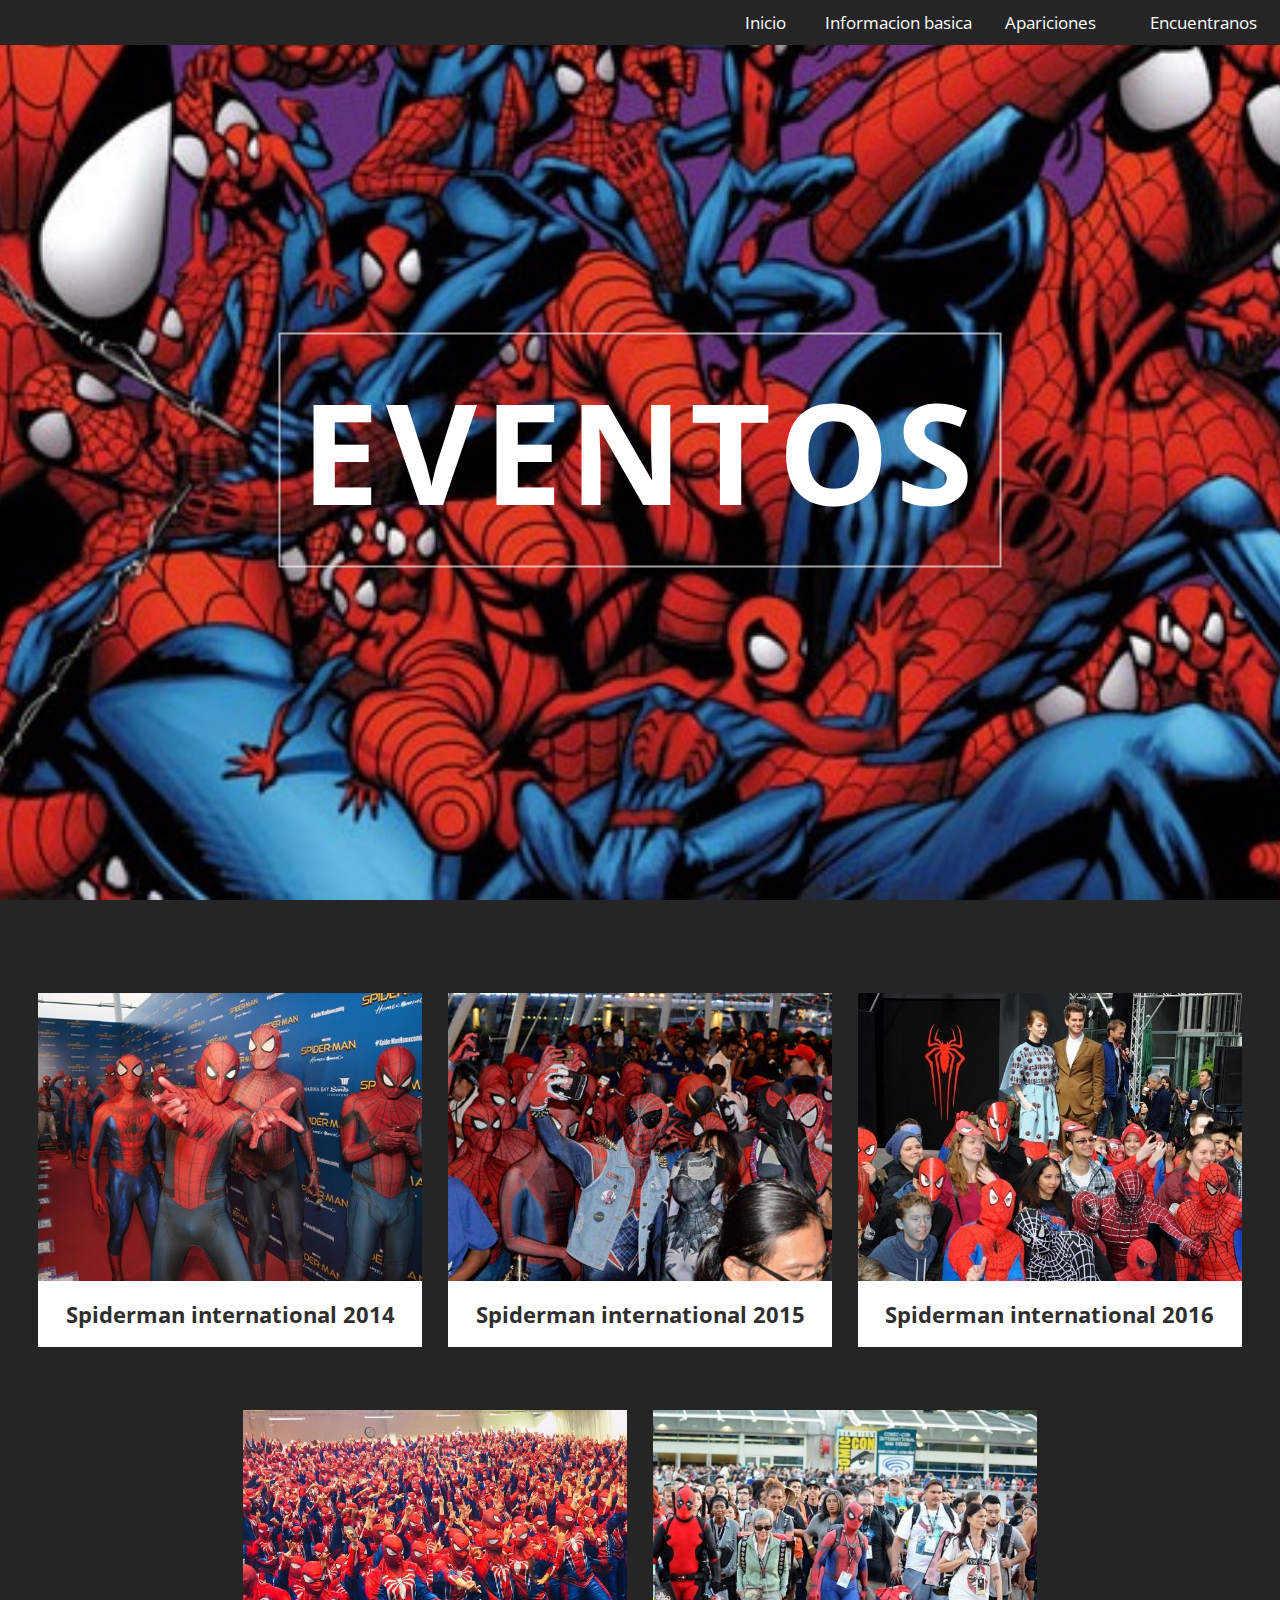
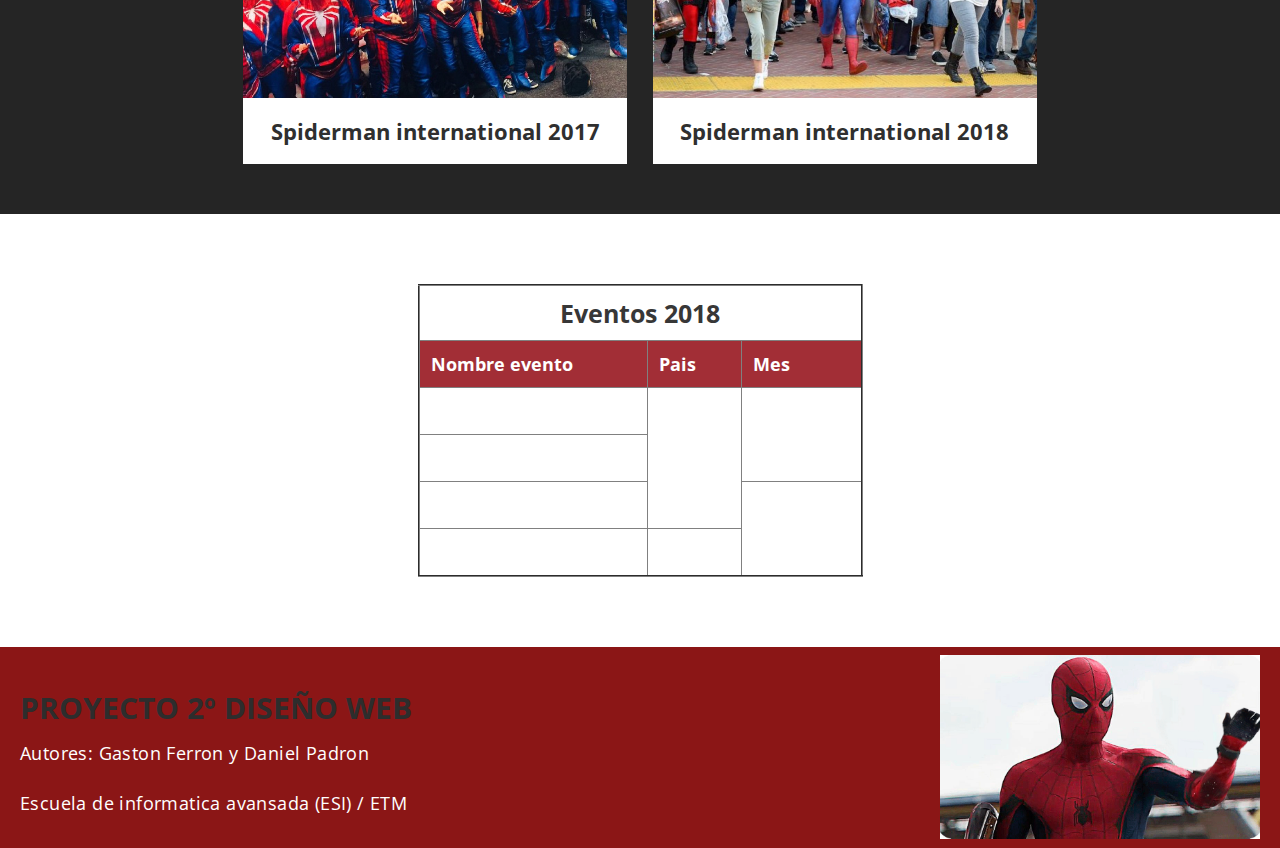
<file: cuerpos/eventos.html>
<html>
  <head>
    <meta name="Spiderman" content="Eventos Spiderman">
    <link rel="shorcut icon" type="image/x-icon" href="../img/icono.ico">
    <title>Eventos</title>
    <link rel="stylesheet" href="../estlos/eventos.css">
    <link rel="stylesheet" href="../estlos/menu.css">
    <link rel="stylesheet" href="../estlos/footer.css">
    <link href="https://fonts.googleapis.com/css?family=Open+Sans" rel="stylesheet">
  </head>

  <body>
    <header>
      <hgroup>
        <h1>Eventos</h1>
      </hgroup>

      <nav>
        <ul>
          <li class="initit"><a href="../index.html">Inicio</a></li>
          <div class="hijos">
          <li class="info "><a href="">Informacion basica</a>
            <div>
              <ul>
                <li><a href="../cuerpos/biografia.html">Biografia</a></li>
                <li><a href="../cuerpos/amigos.html">Amigos</a></li>
                <li><a href="../cuerpos/enemigos.html">Enemigos</a></li>
                <li><a href="../cuerpos/autores.html">Autores</a></li>
                <li><a href="../cuerpos/trajes.html">Trajes</a></li>
              </ul>
            </div>
          </li>
          </div>

          <div class="hijos">
          <li class="hijos apa"><a href="">Apariciones</a>
            <div>
              <ul>
                <li><a href="../cuerpos/participacion.html">Peliculas y series</a></li>
                <li><a href="../cuerpos/comics.html">Comic</a></li>
              </ul>
            </div>
          </div>

          <div class="hijos">
          <li class="hijos ene"><a href="">Encuentranos</a>
              <div>
                <ul>
                  <li><a href="#">Evento</a></li>
                  <li><a href="../cuerpos/contacto.html">Contacto</a></li>
                </ul>
              </div>
          </li>
          </div>
        </ul>
      </nav>
    </header>
    <section class="total">
      <section class="main">
        <div>
          <img src="../img/spiderman 2014.jpg" alt="">
          <h4>Spiderman international 2014 </h4>
        </div>
        <div>
          <img src="../img/spiderman 2015.jpg" alt="">
          <h4>Spiderman international 2015 </h4>
        </div>
        <div>
          <img src="../img/spiderman 2016.jpg" alt="">
          <h4>Spiderman international 2016 </h4>
        </div>
        <div>
          <img src="../img/spiderman 2017.jpg" alt="">
          <h4>Spiderman international 2017 </h4>
        </div>
        <div>
          <img src="../img/spiderman 2018.jpg" alt="">
          <h4>Spiderman international 2018 </h4>
        </div>
      </section>
      <section class="tabla">
        <table cellpadding="10" border="2">
          <th colspan="3">Eventos 2018</th>
          <tr>
            <td class="titulo"><b>Nombre evento</b></td>
            <td class="titulo"><b>Pais</b></td>
            <td class="titulo"><b>Mes<b></td>
          </tr>
          <tr>
            <td>Spiderman international</td>
            <td rowspan="3">USA</td>
            <td rowspan="2">Agosto</td>
          </tr>
          <tr>
            <td>Comic Con</td>
          </tr>
          <tr>
            <td>FreakFest</td>
            <td rowspan="2">Septiembre</td>
          </tr>
          <tr>
            <td>Montevideo Comic</td>
            <td>Uruguay </td>
          </tr>

        </table>
      </section>
  </section>

  <footer>
    <div>
      <span class="resaltar">Proyecto 2º Diseño web</span>
      <p>
      Autores: Gaston Ferron y Daniel Padron
      <br>
      Escuela de informatica avansada  (ESI) / ETM
    </p>
    </div>
    <img src="../img/saludos.gif" alt="">
  </footer>

  </body>

</html>
</file>
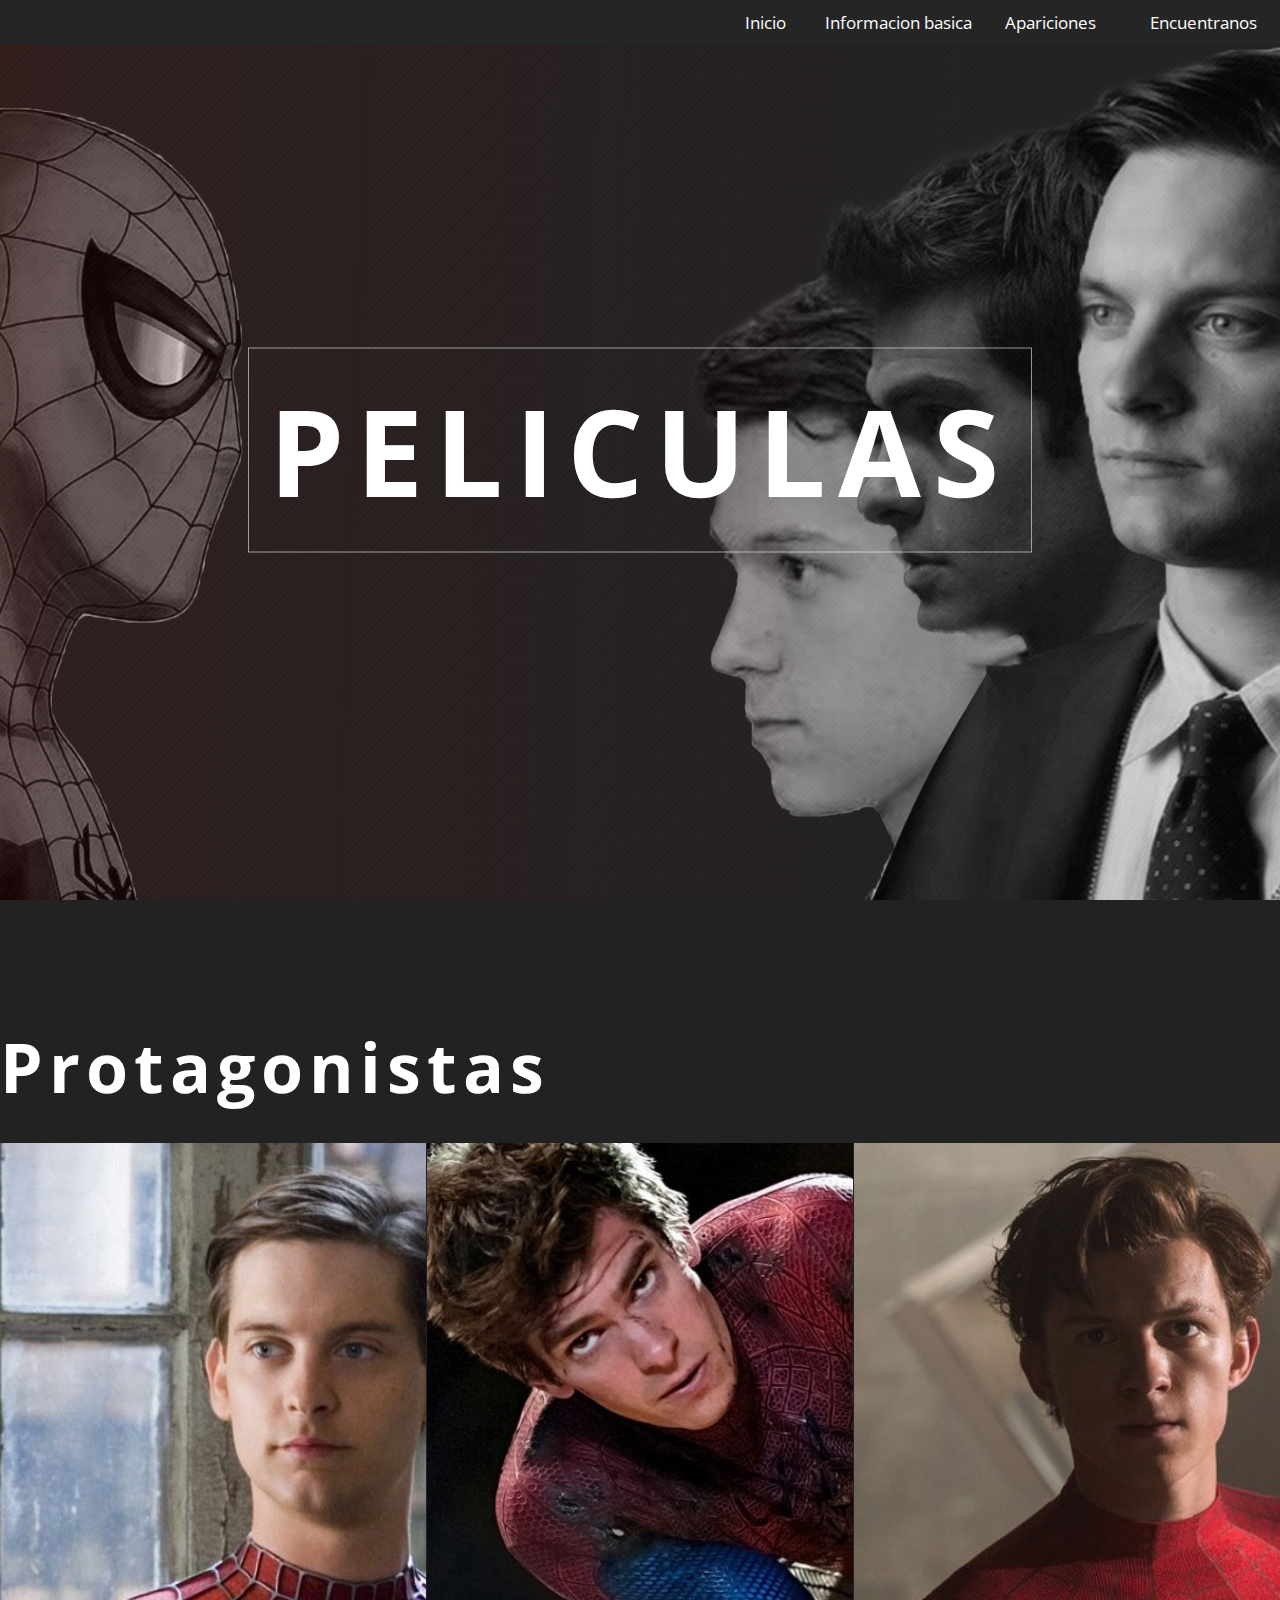
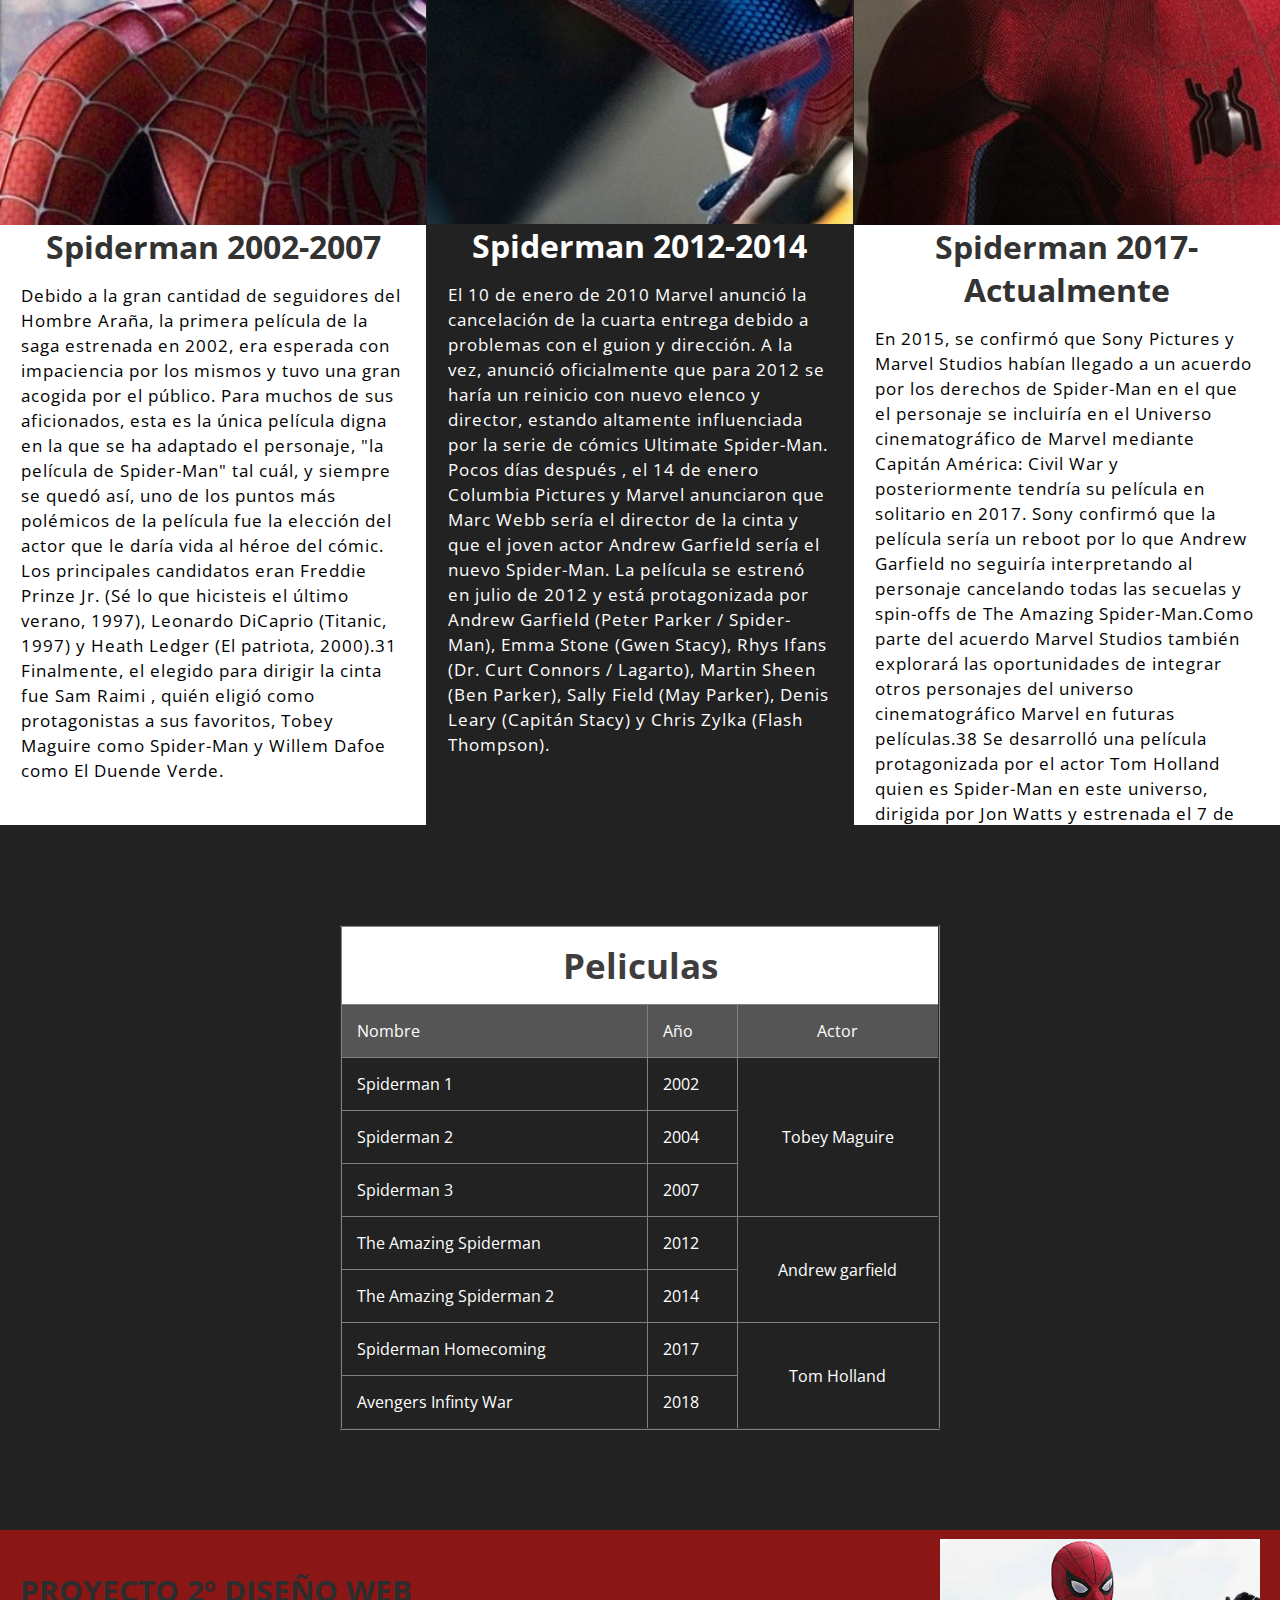
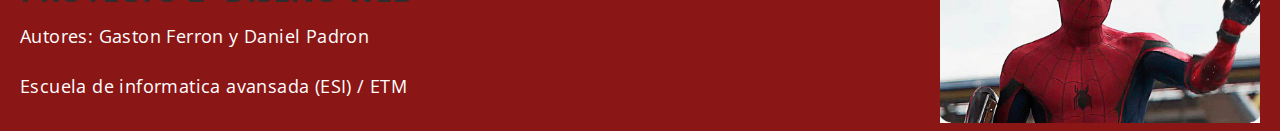
<file: cuerpos/participacion.html>
<html>
  <head>
    <meta name="Spiderman" content="Peliculas Spiderman">
    <link rel="shorcut icon" type="image/x-icon" href="../img/icono.ico">
    <title>Peliculas</title>
    <link rel="stylesheet" href="../estlos/participacion.css">
    <link rel="stylesheet" href="../estlos/menu.css">
    <link rel="stylesheet" href="../estlos/footer.css">
    <link href="https://fonts.googleapis.com/css?family=Open+Sans" rel="stylesheet">
  </head>

  <body>

    <header>
      <hgroup>
        <h1>Peliculas</h1>
      </hgroup>

      <nav>
        <ul>
          <li class="initit"><a href="../index.html">Inicio</a></li>
          <div class="hijos">
          <li class="info "><a href="">Informacion basica</a>
            <div>
              <ul>
                <li><a href="../cuerpos/biografia.html">Biografia</a></li>
                <li><a href="../cuerpos/amigos.html">Amigos</a></li>
                <li><a href="../cuerpos/enemigos.html">Enemigos</a></li>
                <li><a href="../cuerpos/autores.html">Autores</a></li>
                <li><a href="../cuerpos/trajes.html">Trajes</a></li>
              </ul>
            </div>
          </li>
          </div>

          <div class="hijos">
          <li class="hijos apa"><a href="">Apariciones</a>
            <div>
              <ul>
                <li><a href="../cuerpos/participacion.html">Peliculas y series</a></li>
                <li><a href="../cuerpos/comics.html">Comic</a></li>
              </ul>
            </div>
          </div>

          <div class="hijos">
          <li class="hijos ene"><a href="">Encuentranos</a>
              <div>
                <ul>
                  <li><a href="../cuerpos/eventos.html">Evento</a></li>
                  <li><a href="../cuerpos/contacto.html">Contacto</a></li>
                </ul>
              </div>
          </li>
          </div>
        </ul>
      </nav>

    </header>

      <section class="main">

        <section class="protagonista">
          <h3>Protagonistas</h3>
          <div>
            <img src="../img/spiderman1.jpg" alt="">
            <div class="blanco">
              <h4>Spiderman 2002-2007</h4>
              <p>Debido a la gran cantidad de seguidores del Hombre Araña, la
                 primera película de la saga estrenada en 2002, era esperada
                 con impaciencia por los mismos y tuvo una gran acogida por el
                 público. Para muchos de sus aficionados, esta es la única
                 película digna en la que se ha adaptado el personaje, "la
                 película de Spider-Man" tal cuál, y siempre se quedó así,
                 uno de los puntos más polémicos de la película fue la elección
                 del actor que le daría vida al héroe del cómic. Los
                 principales candidatos eran Freddie Prinze Jr. (Sé lo
                 que hicisteis el último verano, 1997), Leonardo DiCaprio
                 (Titanic, 1997) y Heath Ledger (El patriota, 2000).31​
                 Finalmente, el elegido para dirigir la cinta fue Sam Raimi
                 , quién eligió como protagonistas a sus favoritos, Tobey
                 Maguire como Spider-Man y Willem Dafoe como El Duende Verde.</p>
            </div>
          </div>

          <div>
            <img src="../img/spiderman2.jpg" alt="">
            <div class="negro">
              <h4>Spiderman 2012-2014</h4>
              <p>El 10 de enero de 2010 Marvel anunció la cancelación de la
                cuarta entrega debido a problemas con el guion y dirección. A
                la vez, anunció oficialmente que para 2012 se haría un reinicio
                con nuevo elenco y director, estando altamente influenciada
                por la serie de cómics Ultimate Spider-Man. Pocos días después
                , el 14 de enero Columbia Pictures y Marvel anunciaron que Marc
                Webb sería el director de la cinta y que el joven actor Andrew
                Garfield sería el nuevo Spider-Man. La película se estrenó
                en julio de 2012 y está protagonizada por Andrew Garfield
                (Peter Parker / Spider-Man), Emma Stone (Gwen Stacy), Rhys
                Ifans (Dr. Curt Connors / Lagarto), Martin Sheen
                (Ben Parker), Sally Field (May Parker), Denis Leary
                (Capitán Stacy) y Chris Zylka (Flash Thompson).</p>
            </div>
          </div>

          <div>
            <img src="../img/spiderman3.jpg" alt="">
            <div class="blanco">
              <h4>Spiderman 2017-Actualmente</h4>
              <p>En 2015, se confirmó que Sony Pictures y Marvel Studios habían
                llegado a un acuerdo por los derechos de Spider-Man en el que
                el personaje se incluiría en el Universo cinematográfico de
                Marvel mediante Capitán América: Civil War y posteriormente
                tendría su película en solitario en 2017. Sony confirmó que la
                película sería un reboot por lo que Andrew Garfield no seguiría
                interpretando al personaje cancelando todas las secuelas y
                spin-offs de The Amazing Spider-Man.Como parte del acuerdo
                Marvel Studios también explorará las oportunidades de integrar
                otros personajes del universo cinematográfico Marvel en futuras películas.38​ Se desarrolló
                una película protagonizada por el actor Tom Holland quien es
                Spider-Man en este universo, dirigida por Jon Watts y estrenada
                el 7 de julio de 2017. La película desarrolla los años de secundaria
                de Peter Parker y su adolescencia junto a su Tía May su mentor Tony Stark.</p>
            </div>
          </div>
        </section>

        <section class="tabla" >

          <table  cellpadding="10" border="2">
            <th colspan="3">Peliculas</th>
            <tr class="titulo">
              <td>Nombre</td>
              <td>Año</td>
              <td class="actor">Actor</td>
            </tr>
            <tr>
              <td>Spiderman 1</td>
              <td>2002</td>
              <td class="actor" rowspan="3">Tobey Maguire</td>
            </tr>
            <tr>
              <td>Spiderman 2</td>
              <td>2004</td>
            </tr>
            <tr>
              <td>Spiderman 3</td>
              <td>2007</td>
            </tr>
            <tr>
              <td>The Amazing Spiderman</td>
              <td>2012</td>
              <td class="actor" rowspan="2">Andrew garfield</td>
            </tr>
            <tr>
              <td>The Amazing Spiderman 2</td>
              <td>2014</td>
            </tr>

          <tr>
            <td>Spiderman Homecoming</td>
            <td>2017</td>
            <td class="actor" rowspan="2">Tom Holland</td>
          </tr>
          <tr>
            <td>Avengers Infinty War</td>
            <td>2018</td>
          </tr>
        </table>
        </section>

      </section>
      <footer>
        <div>
          <span class="resaltar">Proyecto 2º Diseño web</span>
          <p>
          Autores: Gaston Ferron y Daniel Padron
          <br>
          Escuela de informatica avansada  (ESI) / ETM
        </p>
        </div>
        <img src="../img/saludos.gif" alt="">
      </footer>

  </body>


</html>
</file>
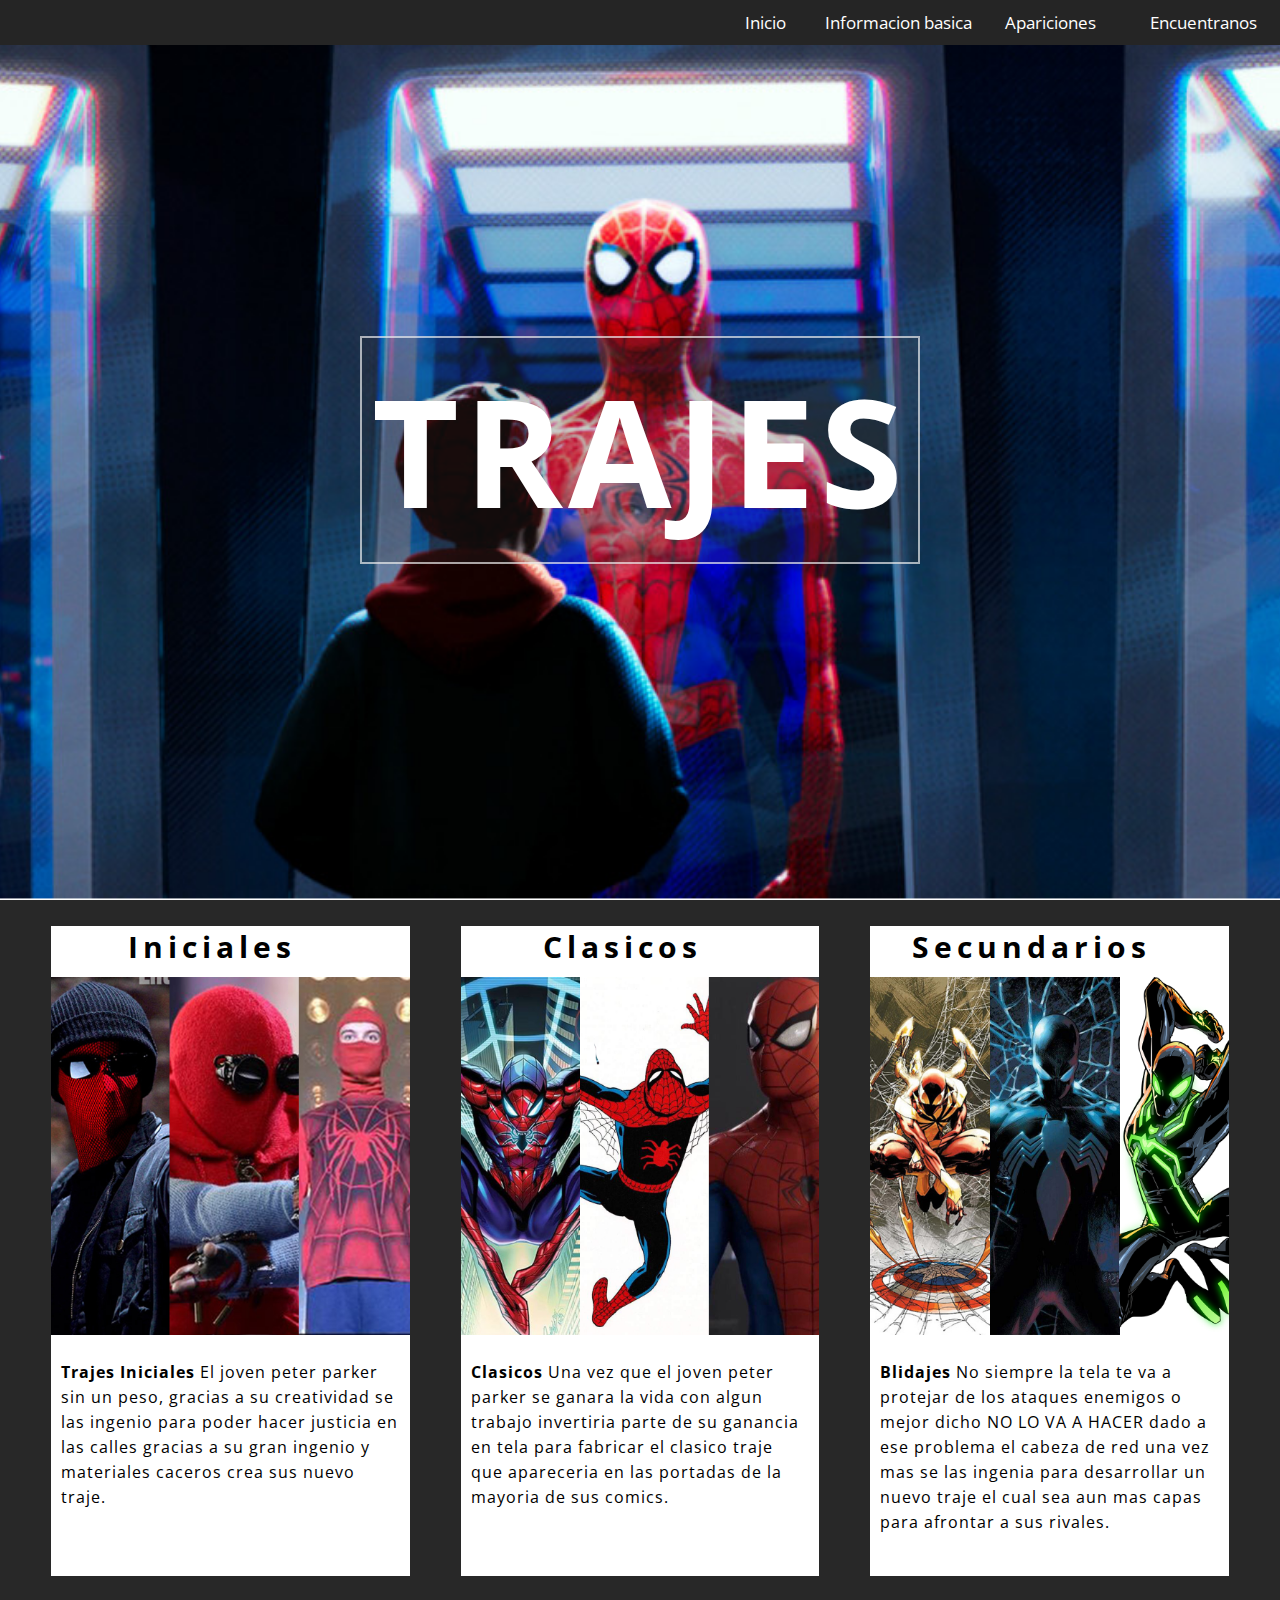
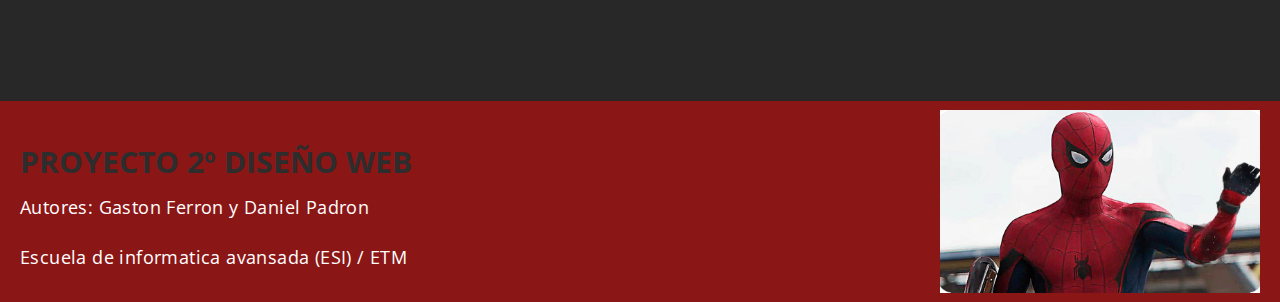
<file: cuerpos/trajes.html>
<html>
  <head>
    <meta name="Spiderman" content="Trajes Spiderman">
    <link rel="shorcut icon" type="image/x-icon" href="../img/icono.ico">
    <title>Amigos</title>
    <link rel="stylesheet" href="../estlos/trajes.css">
    <link rel="stylesheet" href="../estlos/menu.css">
    <link rel="stylesheet" href="../estlos/footer.css">
    <link href="https://fonts.googleapis.com/css?family=Open+Sans" rel="stylesheet">
  </head>

  <body>

    <header>
      <hgroup>
        <h1>Trajes</h1>
      </hgroup>

      <nav>
        <ul>
          <li class="initit"><a href="../index.html">Inicio</a></li>
          <div class="hijos">
          <li class="info "><a href="">Informacion basica</a>
            <div>
              <ul>
                <li><a href="../cuerpos/biografia.html">Biografia</a></li>
                <li><a href="../cuerpos/amigos.html">Amigos</a></li>
                <li><a href="../cuerpos/enemigos.html">Enemigos</a></li>
                <li><a href="../cuerpos/autores.html">Autores</a></li>
                <li><a href="#">Trajes</a></li>
              </ul>
            </div>
          </li>
          </div>

          <div class="hijos">
          <li class="hijos apa"><a href="">Apariciones</a>
            <div>
              <ul>
                <li><a href="../cuerpos/participacion.html">Peliculas y series</a></li>
                <li><a href="../cuerpos/comics.html">Comic</a></li>
              </ul>
            </div>
          </div>

          <div class="hijos">
          <li class="hijos ene"><a href="">Encuentranos</a>
              <div>
                <ul>
                  <li><a href="../cuerpos/eventos.html">Evento</a></li>
                  <li><a href="../cuerpos/contacto.html">Contacto</a></li>
                </ul>
              </div>
          </li>
          </div>
        </ul>
      </nav>
    </header>

    <section class="mein">
      <div>
        <h3>Iniciales</h3>
        <img src="../img/TrajesIniciales.jpg" alt="">
        <p>
          <b>Trajes Iniciales </b>
          El joven peter parker sin un peso, gracias a su creatividad se las ingenio para poder hacer justicia
          en las calles gracias a su gran ingenio y materiales caceros crea sus nuevo traje.
       </p>
      </div>
      <div>
        <h3>Clasicos</h3>
        <img src="../img/TrajesClasicos.jpg" alt="">
        <p>
          <b>Clasicos </b>
          Una vez que el joven peter parker se ganara la vida con algun trabajo invertiria parte de su ganancia
          en tela para fabricar el clasico traje que apareceria en las portadas de la mayoria de sus comics.
       </p>
      </div>
      <div>
        <h3>Secundarios</h3>
        <img src="../img/TrajesClasicosSecundarios.jpg" alt="">
        <p>
          <b>Blidajes</b>
          No siempre la tela te va a protejar de los ataques enemigos o mejor dicho NO LO VA A HACER dado a ese
          problema el cabeza de red una vez mas se las ingenia para desarrollar un nuevo traje el cual sea aun
          mas capas para afrontar a sus rivales.
       </p>
      </div>
    </section>
    <footer>
      <div>
        <span class="resaltar">Proyecto 2º Diseño web</span>
        <p>
        Autores: Gaston Ferron y Daniel Padron
        <br>
        Escuela de informatica avansada  (ESI) / ETM
      </p>
      </div>
      <img src="../img/saludos.gif" alt="">
    </footer>
      </body>
    </html>
</file>
<file: estlos/menu.css>
nav{
  width: 100%;
  background: rgb(37, 37, 37);
  position: fixed;
  display: flex;
  flex-direction: row;
  justify-content: space-between;
  flex-wrap: nowrap;
  align-items: center;
}

nav > ul{
  width: 100%;
  display: flex;
  flex-direction: row;
  justify-content: flex-end;
}

.hijos ul{
  width: 180px;
  margin-top: 10px;
  position: absolute;
  display: flex;
  flex-direction: column;
  justify-content: flex-start;
  align-items: flex-start;
  background-color: rgb(37, 37, 37);

}



.hijos div li:hover{
 transform: translate(10px, 0px);
}

.hijos li div li{
  padding: 2px;
  width: 85%;
  margin: auto;
  margin-top: 10px;
  margin-bottom: 10px;
  transition: all 0.3s ease;
}

.hijos:hover div{
  display: block;
}

.hijos div{
display: none;
}


.initit{
  width: 80px;
}

.apa{
  width:145px;
}
.ene {
  width: 130px;
}

nav li{
  width: 180px;
  display: inline-block;
  margin-top: 11px;
  margin-bottom: 11px;
}



nav a{
  text-decoration: none;
  font-size: 17px;
  color: rgb(255, 255, 255);
  font-family: "Open sans"
}
</file>
<file: estlos/footer.css>
footer{
  background-color:rgb(139, 22, 22);
  display: flex;
  justify-content: space-between;
  align-items:center;

}

footer div{
    width: 50%;
    padding: 40px 20px 20px 20px;
}

footer p{
  line-height: 50px;
  font-family: "Open Sans";
  font-size: 18px;
  color:rgb(255, 255, 255);
  letter-spacing: 0.4px;
}



footer img{
  display: block;
  width: 25%;
  margin-right: 20px;

}

@media screen and (max-width:900px ) {
  footer{
    flex-direction: column;
    justify-content: center;
  }
  footer div{
    width: 90%;
  }

  footer img{
    width: 60%;
  }
}

footer .resaltar{
  color:rgb(45, 45, 45);
  text-transform: uppercase;
  font-family: "Open sans";
  font-size: 30px;
  font-weight:bold;
}
</file>
<file: estlos/estiloIndex.css>
*{
  padding: 0px;
  margin: 0px;
}

body{
  background: rgb(33, 33, 33);
}

/*---------------------------------------------------------*/

.contenidoHeader{
  overflow: hidden;
}

header {
  width: 100%;
  height: 313.05%;
  background-image: url("../img/BG.jpg");
  background-position: left;
  background-size: cover;
}

header hgroup{
  width: 60%;
  position: absolute;
  transform: translate(-50%,-50%);
  top:50%;
  left:60%;
  text-align: center;
  font-family: "Open sans"
}

h1{
  color: rgb(255, 255, 255);
  font-size: 90px;
  text-transform: uppercase;
  letter-spacing: 6px;
}

h2{
color:rgb(40, 40, 40);
font-size: 23px;
text-transform: uppercase;;
letter-spacing: 9px;

}

/*--------------------------------------------------------*/

.main{
  background: rgb(34, 34, 34);
}

.main h3{
  display: block;
  margin-left: 40px;
  font-size: 72px;
  font-family: "Open sans";
  color:rgb(255, 255, 255);
  letter-spacing: 4px;
}

 .main > p{
   display: block;
   margin-left: 40px;
   font-size: 18px;
   font-family: "Open sans";
   color:rgb(255, 255, 255);
   letter-spacing: 2px;
    margin-top: 30px;
    margin-bottom: 100px;
 }

 /*-----------------------------------------------------*/

  .main{
    margin-bottom: 100px;
  }
 .tema{
   width: 40%;
   margin: 25px 5% 25px 5%;
 }

 .tema > img{
   width: 100%;
 }

 .tema .contenido{
   background: rgb(255, 255, 255);
   color:rgb(47, 47, 47);
   font-size: 16px;
 }

  .enlase{
    width: 35%;
    margin:auto;
    padding: 20px;
    display: flex;
    justify-content: flex-start;
    align-items: center;

  }

  .contenido a{
    text-decoration: none;
    color:rgb(26, 26, 26);
    font-family: "Open sans";
    font-size: 21px;
    font-weight: bold;
  }
  .enlase img{
    display: block;

  }

 .enlase img{
  display: block;
   width: 25px;
   height: 25px;
   margin-left: 5px;
 }

.cuu{
  display: flex;
  flex-direction: row;
  flex-wrap: wrap;
  justify-content: center;
  align-items: center;
}

.contenido h4{
  display: block;
  font-family: "Open Sans";
  font-size: 27px;
  color:rgb(60, 60, 60);
  text-transform: uppercase;
  padding: 10px;
  margin-left: 12px;
}

.contenido > p{
  display: block;
  width: 90%;
  margin:auto;
  font-family: "Open Sans";
  font-size: 15px;
  color:rgb(60, 60, 60);
  letter-spacing: 0.7px;
  line-height: 22px;
}

/*--------------------------------------------------*/

@media screen and (max-width:1200px ) {
  header hgroup{
    left: 70%;
  }

  .cuu a div{
    width: 80%;
  }

}

@media screen and (max-width:900px ) {
  header{
    background: rgb(196,0,1);

    }
    header hgroup{
      width: 80%;
      left: 50%;
    }

    header{
      height: 100%;
    }

    .tema{
      width: 80%;
    }

    footer img {
      width: 40%;
    }
}

@media screen and (max-width:700px ) {

    header hgroup{
      width: 100%;
    }

    .tema{
      width: 100%;
    }


}
</file>
<file: estlos/autores.css>
*{
  margin: 0px;
  padding: 0px;
}

header{
  width: 100%;
  height: 100%;
  background-image: url("../img/BG autores.jpg");
  background-position: center;
  background-size: cover;
}

header h1{
  position: absolute;
  top: 50%;
  left: 50%;
  transform: translate(-50%,-50%);
  font-size: 140px;
  color: rgb(255, 255, 255);
  font-family: "Open sans";
  text-transform: uppercase;
  letter-spacing: 7px;
  background: rgba(48, 48, 48, 0.25);
  padding: 20px;
  border: 2px solid rgba(255, 255, 255, 0.63);
}

.main{
  padding-top: 50px;
  display: flex;
  justify-content: center;
  align-items: flex-start;
  background: rgb(37, 37, 37);
}

.main > div{
  width: 40%;
  background: rgb(255, 255, 255);
  margin: 50px;
}

.main div img{
  width: 100%;
}

.cont{
  padding: 22px;
  color: rgb(43, 43, 43);
  font-family: "Open sans";
  letter-spacing: 1px;
  line-height: 27px;
  font-size: 17px;
}
h4{
  font-size: 30px;
  margin-bottom: 15px;
  letter-spacing: 3px;
}

.cont a{
   text-decoration: none;
   font-weight: bold;
    display: block;
    margin-top: 10px;
}

@media screen and (max-width:1100px ){
  .main > div{
    width: 45%;
  }

}

@media screen and (max-width:950px ){
  .main > div{
    width: 90%;
  }

  .main{
    flex-direction: column;
  }
}

@media screen and (max-width:800px ){

  header h1{
     font-size: 110px;
   }

}
</file>
<file: estlos/biografia.css>
*{
  padding:0px;

  margin:0px;

 }

 header{

   background-image: url("../img/PeterAndSpiderman.jpg");

   width:100%;

   height:100%;

   background-size:cover;

   background-position: center;

 }

h1{

  display:block;

  position:absolute;

  transform:translate(-50%,-50%);

  top:50%;

  left:50%;

  font-family:"Open Sans";

  text-transform:uppercase;

  font-size:140px;

  letter-spacing:14px;

  border:solid 3px rgba(255, 255, 255, 0.56);

  color:rgb(255, 255, 255);

}

.papafrita{

  width:50%;

  height:550px;

}

.mein{

  display:flex;

  flex-direction:row;

  justify-content:center;

  align-items:flex-start;

  font-family:"Open Sans";

}

p{

  display:inline-block;

  width:90%;

  margin:0px 5% 0px 5%;

  font-size:17px;

  line-height:35px;

}

h3{

  width:90%;

  margin-left:20px;

  padding-top:25px;

  padding-bottom:15px;

  font-size:27px;

}

.Spiderman{

  background:rgb(38, 38, 38);

  color:rgb(255, 255, 255);

}



@media screen and (max-width:1000px ){

  .papafrita{
    width: 100%;
    height: auto;
  }

  .mein{
    flex-direction: column;
  }

  p{
    display: block;
    padding-bottom: 50px;

  }

}

@media screen and (max-width:740px ) {


  h1{
    font-size: 90px;
  }

}
</file>
<file: estlos/comics.css>
*{
  padding:0px;
  margin:0px;
}
header{
  width:100%;
  height:100%;
  background-image:url("../img/BG comic.jpg");
  background-size:cover;
  background-position:center;
}
header h1{
  position:absolute;
  top:50%;
  left:50%;
  transform: translate(-50%,-50%);
  text-transform:uppercase;
  color:rgb(255, 255, 255);
  font-size:120px;
  font-family:"Open sans";
  letter-spacing:8px;
  display:block;
  border:solid 3px rgba(255, 255, 255, 0.54);
  padding:20px;
}

.main{
  background: rgb(38, 38, 38);
  display: flex;
  justify-content: center;
  flex-wrap: wrap;
  font-size: 14px;
  padding-bottom: 80px;
}

.main > div{
  width: 30%;
  margin: 15px;
  display: flex;
  align-items: flex-start;
  background: rgb(255, 255, 255);
  font-family: "Open sans";
  color: rgb(42, 42, 42);

}

.main img{
  width: 50%;
  margin-right: 10px;
}

h4{
  display: block;
  font-size: 21px;
  padding-bottom: 10px;
}

@media screen and (max-width:1150px ){
  .main div{
    width: 45%;
    margin: 2%;
  }
}

@media screen and (max-width:850px ){
  .main div{
    width: 70%;
    margin: 2%;
  }

  p {
    font-size: 16px;
  }

  header h1{
    font-size: 100px;
  }
}
</file>
<file: estlos/contacto.css>
*{
  padding: 0px;
  margin: 0px;
}

header{
  background-image: url("../img/PORTADA CONTACTO.jpg");
  background-position: center;
  background-size: cover;
  width:100%;
  height: 100%;
}

hgroup{
  position: absolute;
  transform: translate(-50%,-50%);
  top:50%;
  left: 50%;
  color:rgb(255, 255, 255);
  border:solid 3px rgba(255, 255, 255, 0.56);
}

h1{
  font-family: "Open sans";
  text-transform: uppercase;
  font-size: 140px;
  letter-spacing: 14px;
  display: block;
  padding: 30px;
}

/*-------------------------------------------------------*/

.main{
  background-image: url("../img/BG contacto.jpg");
  background-size: cover;
  background-position: center;
  background-attachment: fixed;
  height: 1100px;
}

.main h3{
  display: block;
  width: 100%;
  padding-top: 40px;
  color:rgba(255, 255, 255, 0.85);
  font-family:"Open sans";
  font-size: 70px;
  text-align: center;
}

.main form{
  width: 80%;
  margin:auto;

  display: flex;
  justify-content: center;
  align-items: center;
  flex-direction: column;
}

input, textarea{
  border-radius: 5px;
  background-color: rgba(255, 255, 255, 0);
  border: solid 2px; rgb(255, 255, 255);
  color: rgb(255, 255, 255);
  padding: 20px;
  margin: 20px;
  font-size: 16px;
  font-family: "Open sans";
  transition: all 0.4s ease;
}

input::placeholder, textarea::placeholder{
  color:rgb(255, 255, 255);
}

input[type="text"]:focus,input[type="email"]:focus, textarea:focus{
  background: rgb(255, 255, 255);
  color:rgb(37, 37, 37);
}

input[type="text"],input[type="email"]{
  width: 550px;
}

textarea{
  width: 550px;
  min-width: 550px;
  max-width: 550px;
  min-height: 250px;
  max-height: 600px;
}

input[type="submit"]{
  width:220px;
  transition: all 0.4s ease;
}

input[type="submit"]:hover{
  transform: scale(1.15,1.15);
  color:rgb(60, 60, 60);
  background: rgb(255, 255, 255);
}

@media screen and (max-width:1000px ){
  h1{
    font-size: 110px;
  }
}

@media screen and (max-width:800px ){
  .main  h3{
    font-size: 50px;
  }

  h1{
    font-size: 80px;
  }

}
</file>
<file: estlos/enemigos.css>
*{
  margin:0px;
  padding: 0px;
}

header{
  width: 100%;
  height: 100%;
  background: url("../img/enemigos.jpg");
  background-position: center;
  background-size: cover;
}

h1{
  position: absolute;
  top: 50%;
  left: 50%;
  transform: translate(-50%,-50%);
  font-size: 140px;
  color: rgb(255, 255, 255);
  font-family: "Open sans";
  text-transform: uppercase;
  letter-spacing: 7px;
  padding: 20px;
  border: 2px solid rgba(255, 255, 255, 0.63);
}

.main{
  background-color: rgb(38, 38, 38);
  padding-top: 60px;
  display: flex;
  justify-content: center;
  flex-wrap: wrap;
  padding-bottom: 60px;
}

.main div{
  width: 27%;
  background-color: rgb(255, 255, 255);
  font-family: "Open sans";
  color:rgb(45, 45, 45);
  font-size: 22px;
  letter-spacing: 2px;
  margin: 3%;
}
.main img{
  width: 100%;
}
h4{
  display: block;
  padding: 15px;
  padding-left: 20px;
}

@media screen and (max-width:1000px ){
  .main div{
    width: 40%;
  }

}

@media screen and (max-width:1000px ){
  h1{
    font-size: 100px;
  }

}
</file>
<file: estlos/eventos.css>
*{
  margin: 0px;
  padding: 0px;
}

header{
  width: 100%;
  height: 100%;
  background: url("../img/BG spiderman .jpg");
  background-position: center;
  background-size: cover;
}

h1{
  position: absolute;
  top: 50%;
  left: 50%;
  transform: translate(-50%,-50%);
  font-size: 140px;
  color: rgb(255, 255, 255);
  font-family: "Open sans";
  text-transform: uppercase;
  letter-spacing: 7px;
  padding: 20px;
  border: 2px solid rgba(255, 255, 255, 0.63);
}

.main {
  display: flex;
  flex-wrap: wrap;
  justify-content: center;
  align-items: flex-start;
  background-color: rgb(37, 37, 37);
  padding-top: 80px;
}

.main div{
  width: 30%;
  margin: 1%;
  margin-bottom: 50px;
  background:rgb(255, 255, 255);
}

.main div img{
  width: 100%;
}

h4{
  display: block;
  padding: 18px;
  font-family: "Open sans";
  color: rgb(47, 47, 47);
  text-align: center;
  font-size: 22px;
}

.tabla{
  background: url("../img/BG tabla.jpg");
  background-size: cover;
  background-position: center;
  background-attachment: fixed;
  padding: 70px;
}
table{
  font-family: "Open sans";
  font-size: 18px;
  border-collapse: collapse;
  margin: auto;
}

th{
  background: rgb(255, 255, 255);
  color: rgb(55, 55, 55);
  font-size: 25px;
  padding: 10px;

}

td{
  padding: 11px;
  color:rgb(255, 255, 255);
  background:rgb(255, 255, 255, 0.1);
}

.titulo{
  background: rgb(162, 46, 54);
  color:rgb(255, 255, 255);
}

@media screen and (max-width:900px ){
  .main div{
    width: 42%;
  }
}

@media screen and (max-width:800px ){
  h1{
    font-size: 100px;
  }
}
</file>
<file: estlos/participacion.css>
*{
  margin: 0px;
  padding: 0px;

}

header{
  height: 100%;
  width: 100%;
  background-image:url("../img/BG Participaciones.jpg");
  background-size: cover;
  background-position: center;
}

header hgroup h1{
  display:block;
  position: absolute;
  top: 50%;
  left:50%;
  transform: translate(-50%,-50%);
  color:rgb(255, 255, 255);
  font-size: 120px;
  font-family: "Open sans";
  text-transform: uppercase;
  letter-spacing: 12px;
  border: solid 1.5px rgba(255, 255, 255, 0.56);
  padding: 20px;
}

.main{
  background-color: rgb(34, 34, 34);
}

.protagonista{
  padding-top: 120px;
  display: flex;
  justify-content: space-between;
  align-items: flex-start;
  flex-wrap: wrap;
}

.protagonista h3{
  display: block;
  width: 100%;
  font-size: 68px;
  font-family: "Open sans";
  color:rgb(255, 255, 255);
  letter-spacing: 6px;
  margin-bottom: 30px;
}

.protagonista > div{
  width: 33.3%;
  overflow:hidden;
}

.protagonista > div img{
  width: 200%;
}

.blanco {
  background: rgb(255, 255, 255);
}

.protagonista > div > div{
  height: 600px;
}

.protagonista div h4{
  display: block;
  font-family: "Open sans";
  font-size: 32px;
  width: 100%;
  text-align: center;
  margin-bottom: 15px;
}

.protagonista p{
  display: block;
  width: 90%;
  margin: auto;
  font-family: "Open sans";
  font-size: 17px;
  letter-spacing: 1px;
  line-height: 25px;
}

.blanco h4{
  color:rgb(51, 51, 51);
}

.negro h4, .negro p{
  color:rgb(255, 255, 255);
}

.tabla{
  display: flex;
  justify-content: center;
  align-items: center;
}

table{
  width: 600px;
  margin: 100px;
  border-collapse:collapse;
  font-family: "Open sans";
}

tr,td,th{
  padding: 15px;
  color: rgb(255, 255, 255)
}

th{
  background: rgb(255, 255, 255);
  font-size: 35px;
  color:rgb(62, 62, 62);
}

.titulo{
  background-color: rgb(85, 85, 85);
}

.actor{
  text-align: center;
}

@media screen and (max-width:900px ){
  .protagonista > div{
    width:100%;
  }
  .protagonista > div div{
    height: auto;
    padding-bottom: 50px;
  }

  header hgroup h1{
    font-size: 100px;
  }

   .protagonista > div img{
     width: 100%;
   }


}
</file>
<file: estlos/trajes.css>
*{
  margin:0px;
  padding: 0px;
}
header{
  width: 100%;
  height: 100%;
  background-image: url("../img/milesmirandotraje.jpg");
  background-position: center;
  background-size: cover;
}
header h1{
  position: absolute;
  top: 50%;
  left: 50%;
  transform: translate(-50%,-50%);
  font-size: 150px;
  color: rgb(255, 255, 255);
  font-family: "Open sans";
  text-transform: uppercase;
  letter-spacing: 5px;
  background: rgba(48, 48, 48, 0.25);
  padding: 10px;
  border: 2px solid rgba(255, 255, 255, 0.63);
}
.mein{
  background:rgb(40, 40, 40);
  display:flex;
  justify-content:center;
  align-items:flex-start;
  flex-wrap: wrap;
  padding-bottom: 100px;
}
.mein div{
  background:rgb(255, 255, 255);
  width:28%;
  margin:2%;
  height:650px;
}
.mein>div>img{
  width:100%;
  padding-top: 10px;
}
.mein h3{
  display:block;
  width: 90%;
  color:rgb(0, 0, 0);
  font-family: "Open sans";
  letter-spacing: 5px;
  font-size: 30px;
  text-align:center;
}
.mein p{
  display:block;
  padding:10px;
  padding-top:25px;
  font-family:"Open sans";
  letter-spacing:1px;
  line-height:25px;
}

@media screen and (max-width:1000px ){
  .mein div{
    width: 40%;
  }

}


@media screen and (max-width:750px ){
  .mein div{
    width:70%;
    height: auto;
  }

}
</file>
